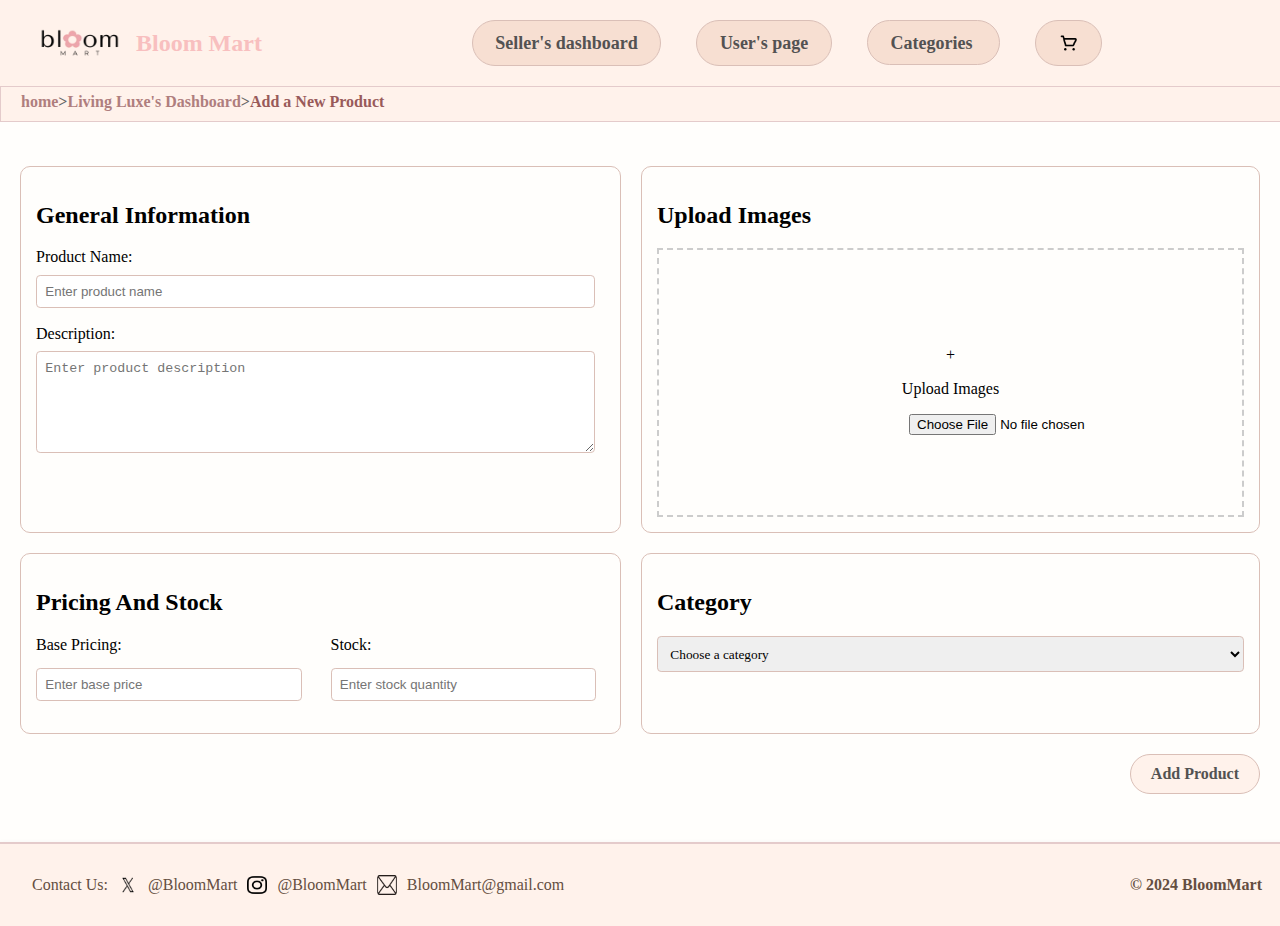
<file: AddNewProduct.html>
<!DOCTYPE html>
<html lang="en">
    <head>
        <meta charset="UTF-8">
        <title>Add a New Product</title>
        <link rel="stylesheet" href="main.css" id="main-theme-stylesheet"> 
        <link rel="stylesheet" href="bluetheme.css" id="blue-theme-stylesheet" disabled>
        <script src="themes.js"></script>
        <script src="AddNewProduct.js"></script>
    </head>

    <header>
        <div class="logo-title">
            <div id="logo">
                <a href="Home.html">
                    <img src="images/Logo.png" alt="Website Logo">
                </a>
            </div>
            <h1>Bloom Mart</h1>
        </div>

        <nav id="navigation-container">
            <div id="navigation"> 
                <a href="SellerDash.html">Seller's dashboard</a>
                <a href="UserPage.html">User's page</a> 
                <div class="dropdown">
                    <label for="categories">Choose a category:</label>
                    <select id="categories" onchange="location = this.value;">
                        <option value="#" disabled selected>Categories</option>
                        <option value="category1.html">Furniture</option>
                        <option value="category2.html">Beauty</option>
                        <option value="category3.html">Electronics</option>
                    </select>
                </div>
                <a href="ViewCart.html">
                    <img src="images/cart.webp" alt="Cart" width="20" height="20">
                </a>
            </div>
        </nav>
    </header>

        <nav class="breadcrumb">
            <a href="Home.html">home</a> &gt; 
            <a href="SellerDash.html">Living Luxe's Dashboard</a> &gt; 
            <span>Add a New Product</span>
        </nav>

        <main id="AddNewProductMain">
            <form method="post">
                <div class="AddProductContainer">
                    <div>
                        <h2 class="h2Product">General Information</h2>
                        <label for="product-name">Product Name:</label>
                        <input type="text" class="generalInfo" name="ProductName" id="product-name" placeholder="Enter product name">

                        <label for="AddProductTextarea">Description:</label>
                        <textarea id="AddProductTextarea" class="generalInfo" placeholder="Enter product description"></textarea>
                    </div>

                    <div>
                        <h2 class="h2Product">Upload Images</h2>
                        <div class="upload-imageProduct">
                            <p>+</p>
                            <p>Upload Images</p>
                            <div class="ProductAddImageFile">
                                <label for="addProductImage" class="hidden">Upload Offer Image:</label>
                                <input type="file" id="addProductImage" name="Offer Image" accept="image/png, image/jpeg, image/jpg">
                            </div>
                        </div>
                    </div>

                    <div class="price-stock">
                        <div>
                            <h2 class="h2Product">Pricing And Stock</h2>
                            <label for="base-pricing">Base Pricing:</label>
                            <input type="text" class="PriceAndStock" id="base-pricing" name="Base Pricing" placeholder="Enter base price">
                        </div>
                        <div>
                            <label for="stockLabel" id="stock">Stock:</label>
                            <input type="text" class="PriceAndStock" id="stockLabel" name="Stock" placeholder="Enter stock quantity">
                        </div>
                    </div>
                    <div>
                      <h2 class="h2Product">Category</h2>
                       <label for="AddProductCategory" class="hidden">Choose a category</label>
                        <select id="AddProductCategory" name="category">
                            <option value="categories" disabled selected>Choose a category</option>
                            <option value="Furniture">Furniture</option>
                            <option value="Beauty">Beauty</option>
                            <option value="Electronics">Electronics</option>
                        </select>
                    </div>
                </div>

                <div class="FormFooter">
                    <button id="AddProductBtn" type="submit" onclick="return CheckAddProductForm();"> Add Product </button>
                </div>
            </form>
        </main>

        <footer>
            <div class="footer-left">
                <p>Contact Us:</p>
                <img src="images/twitter.webp" alt="Twitter Icon"> @BloomMart
                <img src="images/instagram.webp" alt="Instagram Icon"> @BloomMart
                <img src="images/email.png" alt="Email Icon"> BloomMart@gmail.com
            </div>
            <div class="footer-right">
                &copy; 2024 BloomMart
            </div>
        </footer>
    </body>
</html>
</file>
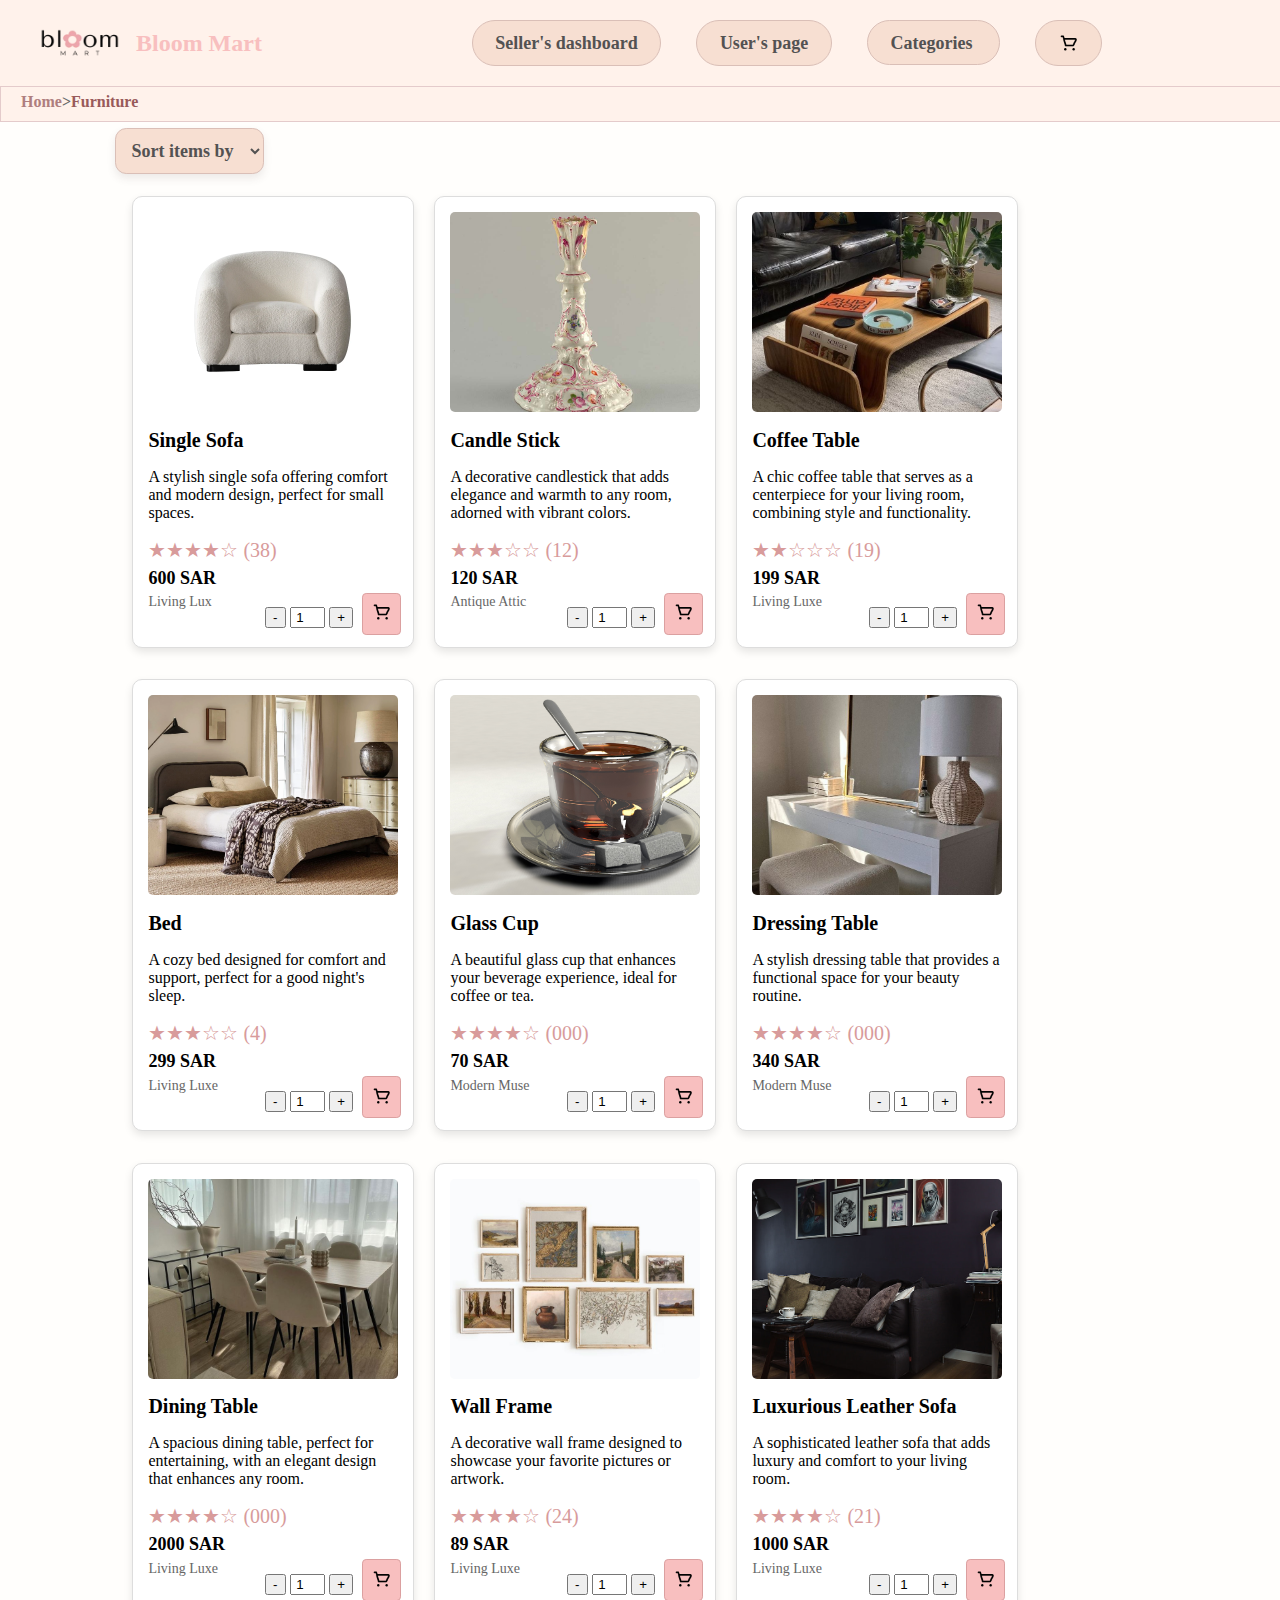
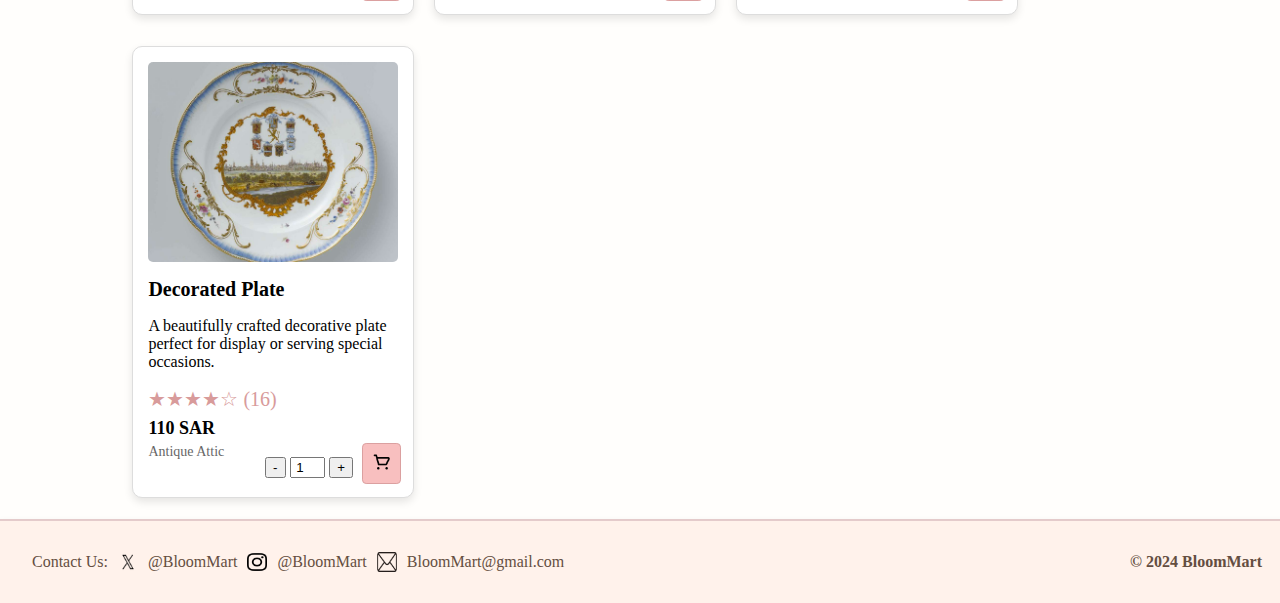
<file: Category1.html>
<!DOCTYPE html>
<html lang="en">
    <head>
        <meta charset="UTF-8">
        <title>Furniture</title>
        <link rel="stylesheet" href="main.css" id="main-theme-stylesheet"> 
        <link rel="stylesheet" href="bluetheme.css" id="blue-theme-stylesheet" disabled>
        <script src="themes.js"></script>
        <script src="categoryjs.js"></script>
        <script src="ViewCart.js"></script>
        <script src="add.js"></script>
    </head>
    <body>
        <header>
            <div class="logo-title">
                <div id="logo">
                    <a href="Home.html">
                        <img src="images/Logo.png" alt="Website Logo">
                    </a>
                </div>
                <h1>Bloom Mart</h1>
            </div>
            <nav id="navigation-container">
                <div id="navigation"> 
                    <a href="SellerDash.html">Seller's dashboard</a>
                    <a href="UserPage.html">User's page</a> 
                    <div class="dropdown">
                        <label for="categories">Choose a category:</label>
                        <select id="categories" onchange="location = this.value;">
                            <option value="#" disabled selected>Categories</option>
                            <option value="category1.html">Furniture</option>
                            <option value="category2.html">Beauty</option>
                            <option value="category3.html">Electronics</option>
                        </select>
                    </div>
                    <a href="ViewCart.html" id="viewCartButton">
                        <img src="images/cart.webp" alt="Cart" width="20" height="20">
                    </a>
                </div>
            </nav>
        </header>

        <nav class="breadcrumb">
            <a href="Home.html">Home</a> &gt; 
            <span>Furniture</span>
        </nav>

        <main class="CategoriesMain">
            <div class="sort-container">
                <label for="sortNamePrice">Sort items by:</label>
                <select id="sortNamePrice" onchange="sortProducts()">
                    <option disabled selected>Sort items by</option>
                    <optgroup label="Price:">
                        <option value="price-asc">low to high</option>
                        <option value="price-desc">high to low</option>
                    </optgroup>
                    <optgroup label="Name:">
                        <option value="name-asc">A-Z</option>
                        <option value="name-desc">Z-A</option>
                    </optgroup>
                </select>
    
            </div>

        
            <div class="products-container">
            <ul class="ulCategory"> 
                    <li>
                        <div class="product-card">
                            <div class="product-info">
                                <img src="images/singleSofa.jpg" alt="Single Sofa" class="product-image">
                                <h2 class="product-title">Single Sofa</h2>
                                <p>A stylish single sofa offering comfort and modern design, perfect for small spaces.</p>
                                <div class="product-rating">★★★★☆ (38)</div>
                                <div class="product-price">600 SAR</div>
                                <div class="product-seller">Living Lux</div>
                            </div>
                            <div class="CartQuantity11">
                                <button type="button" class="decrease11">-</button>
                                <input type="number" class="quantity11" value="1" min="1">
                                <button type="button" class="increase11">+</button>
                            </div>
                            <button class="add-to-cart">
                                <img src="images/cart.webp" alt="Cart Icon" width="20" height="20">
                            </button>
                        </div>
                    </li>
        
                    <li>
                        <div class="product-card">
                            <div class="product-info">
                                <img src="images/candlestick-18th-century-ch-18640197-ebf3f2-1024.jpg" alt="Candle Stick" class="product-image">
                                <h2 class="product-title">Candle Stick</h2>
                                <p>A decorative candlestick that adds elegance and warmth to any room, adorned with vibrant colors.</p>
                                <div class="product-rating">★★★☆☆ (12)</div>
                                <div class="product-price">120 SAR</div>
                                <div class="product-seller">Antique Attic</div>
                            </div>
                            <div class="CartQuantity11">
                                <button type="button" class="decrease11">-</button>
                                <input type="number" class="quantity11" value="1" min="1">
                                <button type="button" class="increase11">+</button>
                            </div>
                            <button class="add-to-cart">
                                <img src="images/cart.webp" alt="Cart Icon" width="20" height="20">
                            </button>
                        </div>
                    </li>
        
                    <li>
                        <div class="product-card">
                            <div class="product-info">
                                <img src="images/coffeeTable.jpg" alt="Coffee Table" class="product-image">
                                <h2 class="product-title">Coffee Table</h2>
                                <p>A chic coffee table that serves as a centerpiece for your living room, combining style and functionality.</p>
                                <div class="product-rating">★★☆☆☆ (19)</div>
                                <div class="product-price">199 SAR</div>
                                <div class="product-seller">Living Luxe</div>
                            </div>
                            <div class="CartQuantity11">
                                <button type="button" class="decrease11">-</button>
                                <input type="number" class="quantity11" value="1" min="1">
                                <button type="button" class="increase11">+</button>
                            </div>
                            <button class="add-to-cart">
                                <img src="images/cart.webp" alt="Cart Icon" width="20" height="20">
                            </button>
                        </div>
                    </li>
        
                    <li>
                        <div class="product-card">
                            <div class="product-info">
                                <img src="images/bed.jpeg" alt="Bed" class="product-image">
                                <h2 class="product-title">Bed</h2>
                                <p>A cozy bed designed for comfort and support, perfect for a good night's sleep.</p>
                                <div class="product-rating">★★★☆☆ (4)</div>
                                <div class="product-price">299 SAR</div>
                                <div class="product-seller">Living Luxe</div>
                            </div>
                            <div class="CartQuantity11">
                                <button type="button" class="decrease11">-</button>
                                <input type="number" class="quantity11" value="1" min="1">
                                <button type="button" class="increase11">+</button>
                            </div>
                            <button class="add-to-cart">
                                <img src="images/cart.webp" alt="Cart Icon" width="20" height="20">
                            </button>
                        </div>
                    </li>
        
                    <li>
                        <div class="product-card">
                            <div class="product-info">
                                <img src="images/cup_tee_teacup_glass_0.jpg" alt="Glass Cup" class="product-image">
                                <h2 class="product-title">Glass Cup</h2>
                                <p>A beautiful glass cup that enhances your beverage experience, ideal for coffee or tea.</p>
                                <div class="product-rating">★★★★☆ (000)</div>
                                <div class="product-price">70 SAR</div>
                                <div class="product-seller">Modern Muse</div>
                            </div>
                            <div class="CartQuantity11">
                                <button type="button" class="decrease11">-</button>
                                <input type="number" class="quantity11" value="1" min="1">
                                <button type="button" class="increase11">+</button>
                            </div>
                            <button class="add-to-cart">
                                <img src="images/cart.webp" alt="Cart Icon" width="20" height="20">
                            </button>
                        </div>
                    </li>
        
                    <li>
                        <div class="product-card">
                            <div class="product-info">
                                <img src="images/dressingTable.jpg" alt="Dressing Table" class="product-image">
                                <h2 class="product-title">Dressing Table</h2>
                                <p>A stylish dressing table that provides a functional space for your beauty routine.</p>
                                <div class="product-rating">★★★★☆ (000)</div>
                                <div class="product-price">340 SAR</div>
                                <div class="product-seller">Modern Muse</div>
                            </div>
                            <div class="CartQuantity11">
                                <button type="button" class="decrease11">-</button>
                                <input type="number" class="quantity11" value="1" min="1">
                                <button type="button" class="increase11">+</button>
                            </div>
                            <button class="add-to-cart">
                                <img src="images/cart.webp" alt="Cart Icon" width="20" height="20">
                            </button>
                        </div>
                    </li>
        
                    <li>
                        <div class="product-card">
                            <div class="product-info">
                                <img src="images/FoodTable.jpg" alt="Dining Table" class="product-image">
                                <h2 class="product-title">Dining Table</h2>
                                <p>A spacious dining table, perfect for entertaining, with an elegant design that enhances any room.</p>
                                <div class="product-rating">★★★★☆ (000)</div>
                                <div class="product-price">2000 SAR</div>
                                <div class="product-seller">Living Luxe</div>
                            </div>
                            <div class="CartQuantity11">
                                <button type="button" class="decrease11">-</button>
                                <input type="number" class="quantity11" value="1" min="1">
                                <button type="button" class="increase11">+</button>
                            </div>
                            <button class="add-to-cart">
                                <img src="images/cart.webp" alt="Cart Icon" width="20" height="20">
                            </button>
                        </div>
                    </li>
        
                    <li>
                        <div class="product-card">
                            <div class="product-info">
                                <img src="images/frameswall.jpg" alt="Wall Frame" class="product-image">
                                <h2 class="product-title">Wall Frame</h2>
                                <p>A decorative wall frame designed to showcase your favorite pictures or artwork.</p>
                                <div class="product-rating">★★★★☆ (24)</div>
                                <div class="product-price">89 SAR</div>
                                <div class="product-seller">Living Luxe</div>
                                <div class="CartQuantity11">
                                    <button type="button" class="decrease11">-</button>
                                    <input type="number" class="quantity11" value="1" min="1">
                                    <button type="button" class="increase11">+</button>
                                </div>
                            </div>
                            <button class="add-to-cart">
                                <img src="images/cart.webp" alt="Cart Icon" width="20" height="20">
                            </button>
                        </div>
                    </li>
        
                    <li>
                        <div class="product-card">
                            <div class="product-info">
                                <img src="images/interior-interior-design-furniture-room-preview.jpg" alt="Luxurious Leather Sofa" class="product-image">
                                <h2 class="product-title">Luxurious Leather Sofa</h2>
                                <p>A sophisticated leather sofa that adds luxury and comfort to your living room.</p>
                                <div class="product-rating">★★★★☆ (21)</div>
                                <div class="product-price">1000 SAR</div>
                                <div class="product-seller">Living Luxe</div>
                            </div>
                            <div class="CartQuantity11">
                                <button type="button" class="decrease11">-</button>
                                <input type="number" class="quantity11" value="1" min="1">
                                <button type="button" class="increase11">+</button>
                            </div>
                            <button class="add-to-cart">
                                <img src="images/cart.webp" alt="Cart Icon" width="20" height="20">
                            </button>
                        </div>
                    </li>
        
                    <li>
                        <div class="product-card">
                            <div class="product-info">
                                <img src="images/seven-plates-from-the-service-of-stadtholder-william-v-25bd6b-1024.jpg" alt="Product Image" class="product-image">
                                <h2 class="product-title">Decorated Plate</h2>
                                <p>A beautifully crafted decorative plate perfect for display or serving special occasions.</p>
                                <div class="product-rating">★★★★☆ (16)</div>
                                <div class="product-price">110 SAR</div>
                                <div class="product-seller">Antique Attic</div>
                            </div>
                            <div class="CartQuantity11">
                                <button type="button" class="decrease11">-</button>
                                <input type="number" class="quantity11" value="1" min="1">
                                <button type="button" class="increase11">+</button>
                            </div>
                            <button class="add-to-cart">
                                <img src="images/cart.webp" alt="Cart Icon" width="20" height="20">
                            </button>
                        </div>
                    </li>
            </ul>  
            </div>          
        </main>
        
        
        <footer>
            <div class="footer-left">
                <p>Contact Us:</p>
                <img src="images/twitter.webp" alt="Twitter Icon"> @BloomMart
                <img src="images/instagram.webp" alt="Instagram Icon"> @BloomMart
                <img src="images/email.png" alt="Email Icon"> BloomMart@gmail.com
            </div>
            <div class="footer-right">
                &copy; 2024 BloomMart
            </div>
        </footer>
    </body>
</html>
</file>
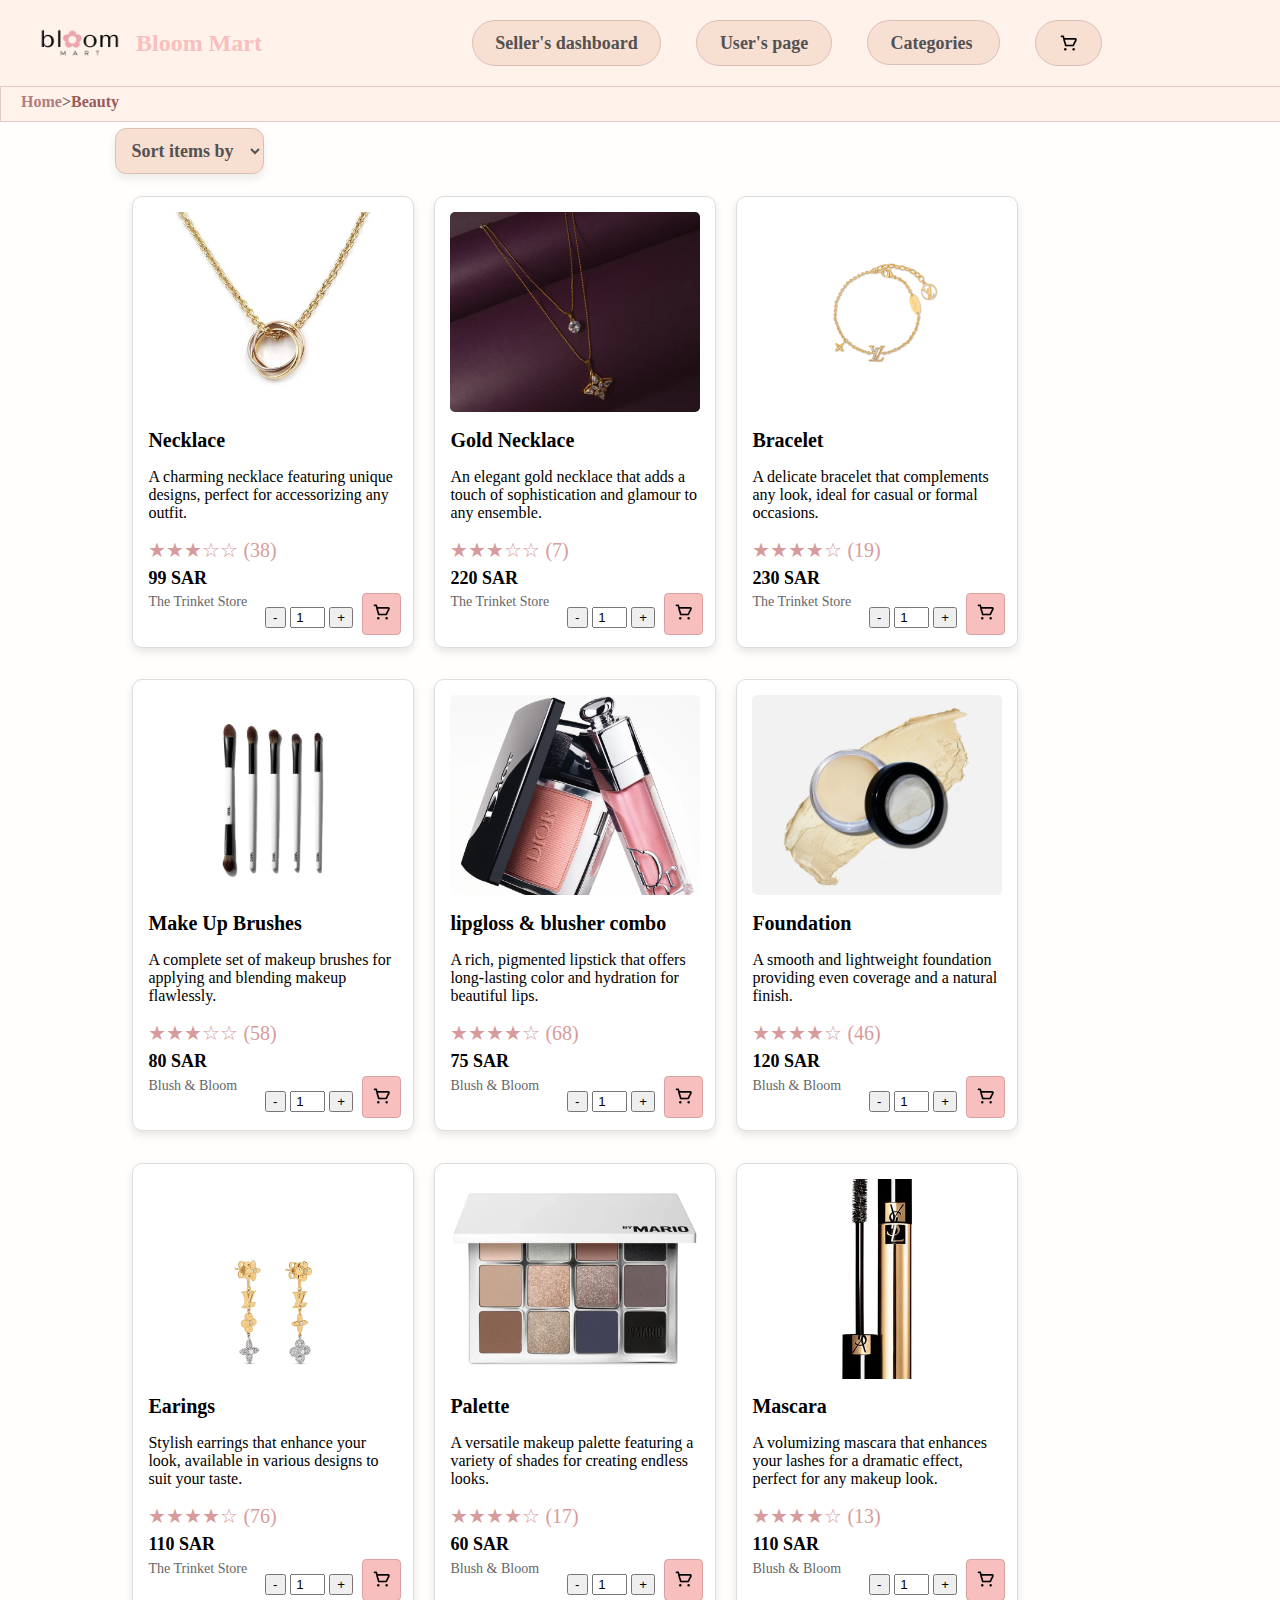
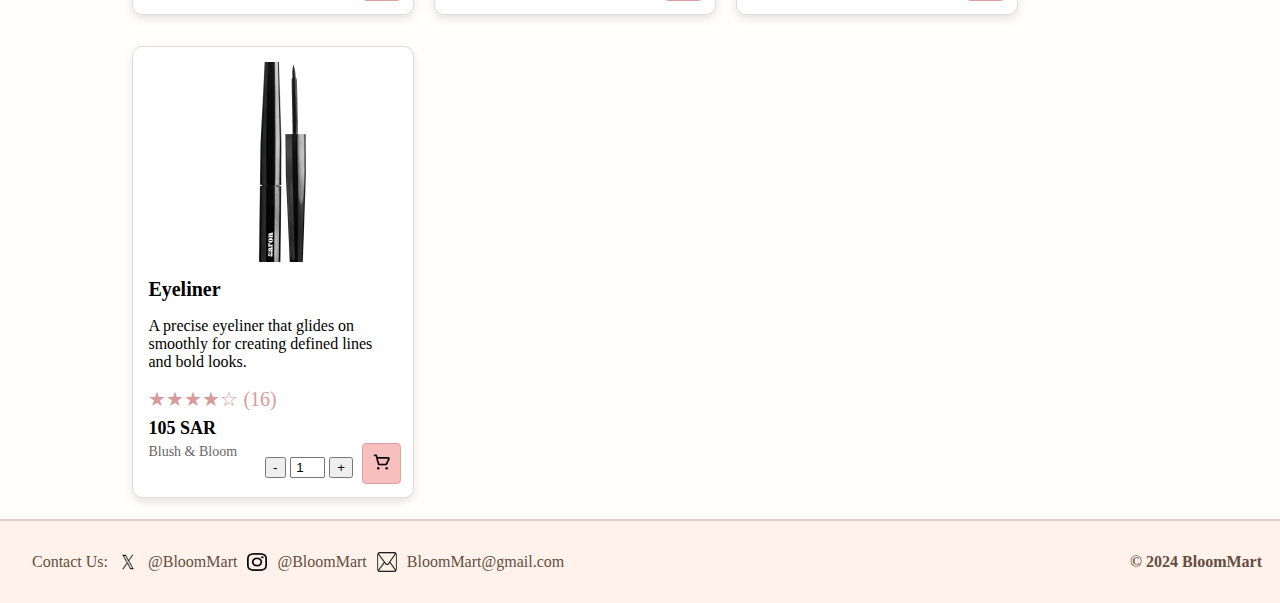
<file: Category2.html>
<!DOCTYPE html>
<html lang="en">
    <head>
        <meta charset="UTF-8">
        <title>Beauty</title>
        <link rel="stylesheet" href="main.css" id="main-theme-stylesheet"> 
        <link rel="stylesheet" href="bluetheme.css" id="blue-theme-stylesheet" disabled>
        <script src="themes.js"></script>
        <script src="categoryjs.js"></script>
        <script src="ViewCart.js"></script>
        <script src="add.js"></script>
    </head>
    <body>
        <header>
            <div class="logo-title">
                <div id="logo">
                    <a href="Home.html">
                        <img src="images/Logo.png" alt="Website Logo">
                    </a>
                </div>
                <h1>Bloom Mart</h1>
            </div>
            <nav id="navigation-container">
                <div id="navigation"> 
                    <a href="SellerDash.html">Seller's dashboard</a>
                    <a href="UserPage.html">User's page</a> 
                    <div class="dropdown">
                        <label for="categories">Choose a category:</label>
                        <select id="categories" onchange="location = this.value;">
                            <option value="#" disabled selected>Categories</option>
                            <option value="category1.html">Furniture</option>
                            <option value="category2.html">Beauty</option>
                            <option value="category3.html">Electronics</option>
                        </select>
                    </div>
                    <a href="ViewCart.html">
                        <img src="images/cart.webp" alt="Cart" width="20" height="20">
                    </a>
                </div>
            </nav>
        </header>

        <nav class="breadcrumb">
            <a href="Home.html">Home</a> &gt; 
            <span>Beauty</span>
        </nav>

        
        <main class="CategoriesMain">
            <div class="sort-container">
                <label for="sortNamePrice">Sort items by:</label>
                <select id="sortNamePrice" onchange="sortProducts()">
                    <option disabled selected>Sort items by</option>
                    <optgroup label="Price:">
                        <option value="price-asc">low to high</option>
                        <option value="price-desc">high to low</option>
                    </optgroup>
                    <optgroup label="Name:">
                        <option value="name-asc">A-Z</option>
                        <option value="name-desc">Z-A</option>
                    </optgroup>
                </select>
            </div>

            
                <div class="products-container">
                    <ul class="ulCategory">
                    <li>
                            <div class="product-card">
                                <div class="product-info">
                                    <img src="images/necklace.jpg" alt="necklace" class="product-image">
                                    <h2 class="product-title">Necklace</h2>
                                    <p>A charming necklace featuring unique designs, perfect for accessorizing any outfit.</p>
                                    <div class="product-rating">★★★☆☆ (38)</div>
                                    <div class="product-price">99 SAR</div>
                                    <div class="product-seller">The Trinket Store</div>
                                </div>
                                <div class="CartQuantity11">
                                    <button type="button" class="decrease11">-</button>
                                    <input type="number" class="quantity11" value="1" min="1">
                                    <button type="button" class="increase11">+</button>
                                </div>
                                <button class="add-to-cart">
                                    <img src="images/cart.webp" alt="Cart Icon" width="20" height="20">
                                </button>
                            </div>
                        </li>
            
                        <li>
                            <div class="product-card">
                                <div class="product-info">
                                    <img src="images/goldNecklace.webp" alt="goldNecklace" class="product-image">
                                    <h2 class="product-title">Gold Necklace</h2>
                                    <p>An elegant gold necklace that adds a touch of sophistication and glamour to any ensemble.</p>
                                    <div class="product-rating">★★★☆☆ (7)</div>
                                    <div class="product-price">220 SAR</div>
                                    <div class="product-seller">The Trinket Store</div>
                                </div>
                                <div class="CartQuantity11">
                                    <button type="button" class="decrease11">-</button>
                                    <input type="number" class="quantity11" value="1" min="1">
                                    <button type="button" class="increase11">+</button>
                                </div>
                                <button class="add-to-cart">
                                    <img src="images/cart.webp" alt="Cart Icon" width="20" height="20">
                                </button>
                            </div>
                        </li>
            
                        <li>
                            <div class="product-card">
                                <div class="product-info">
                                    <img src="images/bracelet.webp" alt="bracelet" class="product-image">
                                    <h2 class="product-title">Bracelet</h2>
                                    <p>A delicate bracelet that complements any look, ideal for casual or formal occasions.</p>
                                    <div class="product-rating">★★★★☆ (19)</div>
                                    <div class="product-price">230 SAR</div>
                                    <div class="product-seller">The Trinket Store</div>
                                </div>
                                <div class="CartQuantity11">
                                    <button type="button" class="decrease11">-</button>
                                    <input type="number" class="quantity11" value="1" min="1">
                                    <button type="button" class="increase11">+</button>
                                </div>
                                <button class="add-to-cart">
                                    <img src="images/cart.webp" alt="Cart Icon" width="20" height="20">
                                </button>
                            </div>
                        </li>
            
                        <li>
                            <div class="product-card">
                                <div class="product-info">
                                    <img src="images/brushes.webp" alt="MakeUp Brushes" class="product-image">
                                    <h2 class="product-title">Make Up Brushes</h2>
                                    <p>A complete set of makeup brushes for applying and blending makeup flawlessly.</p>
                                    <div class="product-rating">★★★☆☆ (58)</div>
                                    <div class="product-price">80 SAR</div>
                                    <div class="product-seller">Blush & Bloom</div>
                                </div>
                                <div class="CartQuantity11">
                                    <button type="button" class="decrease11">-</button>
                                    <input type="number" class="quantity11" value="1" min="1">
                                    <button type="button" class="increase11">+</button>
                                </div>
                                <button class="add-to-cart">
                                    <img src="images/cart.webp" alt="Cart Icon" width="20" height="20">
                                </button>
                            </div>
                        </li>
            
                        <li>
                            <div class="product-card">
                                <div class="product-info">
                                    <img src="images/lipgloss.webp" alt="lipgloss and blusher" class="product-image">
                                    <h2 class="product-title">lipgloss & blusher combo</h2>
                                    <p>A rich, pigmented lipstick that offers long-lasting color and hydration for beautiful lips.</p>
                                    <div class="product-rating">★★★★☆ (68)</div>
                                    <div class="product-price">75 SAR</div>
                                    <div class="product-seller">Blush & Bloom</div>
                                </div>
                                <div class="CartQuantity11">
                                    <button type="button" class="decrease11">-</button>
                                    <input type="number" class="quantity11" value="1" min="1">
                                    <button type="button" class="increase11">+</button>
                                </div>
                                <button class="add-to-cart">
                                    <img src="images/cart.webp" alt="Cart Icon" width="20" height="20">
                                </button>
                            </div>
                        </li>
            
                        <li>
                            <div class="product-card">
                                <div class="product-info">
                                    <img src="images/foundation.webp" alt="Foundation" class="product-image">
                                    <h2 class="product-title">Foundation</h2>
                                    <p>A smooth and lightweight foundation providing even coverage and a natural finish.</p>
                                    <div class="product-rating">★★★★☆ (46)</div>
                                    <div class="product-price">120 SAR</div>
                                    <div class="product-seller">Blush & Bloom</div>
                                </div>
                                <div class="CartQuantity11">
                                    <button type="button" class="decrease11">-</button>
                                    <input type="number" class="quantity11" value="1" min="1">
                                    <button type="button" class="increase11">+</button>
                                </div>
                                <button class="add-to-cart">
                                    <img src="images/cart.webp" alt="Cart Icon" width="20" height="20">
                                </button>
                            </div>
                        </li>
            
                        <li>
                            <div class="product-card">
                                <div class="product-info">
                                    <img src="images/earings.jpg" alt="Earings" class="product-image">
                                    <h2 class="product-title">Earings</h2>
                                    <p>Stylish earrings that enhance your look, available in various designs to suit your taste.</p>
                                    <div class="product-rating">★★★★☆ (76)</div>
                                    <div class="product-price">110 SAR</div>
                                    <div class="product-seller">The Trinket Store</div>
                                </div>
                                <div class="CartQuantity11">
                                    <button type="button" class="decrease11">-</button>
                                    <input type="number" class="quantity11" value="1" min="1">
                                    <button type="button" class="increase11">+</button>
                                </div>
                                <button class="add-to-cart">
                                    <img src="images/cart.webp" alt="Cart Icon" width="20" height="20">
                                </button>
                            </div>
                        </li>
            
                        <li>
                            <div class="product-card">
                                <div class="product-info">
                                    <img src="images/palet.webp" alt="Palette" class="product-image">
                                    <h2 class="product-title">Palette</h2>
                                    <p>A versatile makeup palette featuring a variety of shades for creating endless looks.</p>
                                    <div class="product-rating">★★★★☆ (17)</div>
                                    <div class="product-price">60 SAR</div>
                                    <div class="product-seller">Blush & Bloom</div>
                                </div>
                                <div class="CartQuantity11">
                                    <button type="button" class="decrease11">-</button>
                                    <input type="number" class="quantity11" value="1" min="1">
                                    <button type="button" class="increase11">+</button>
                                </div>
                                <button class="add-to-cart">
                                    <img src="images/cart.webp" alt="Cart Icon" width="20" height="20">
                                </button>
                            </div>
                        </li>
            
                        <li>
                            <div class="product-card">
                                <div class="product-info">
                                    <img src="images/mascara.webp" alt="Mascara" class="product-image">
                                    <h2 class="product-title">Mascara</h2>
                                    <p>A volumizing mascara that enhances your lashes for a dramatic effect, perfect for any makeup look.</p>
                                    <div class="product-rating">★★★★☆ (13)</div>
                                    <div class="product-price">110 SAR</div>
                                    <div class="product-seller">Blush & Bloom</div>
                                </div>
                                <div class="CartQuantity11">
                                    <button type="button" class="decrease11">-</button>
                                    <input type="number" class="quantity11" value="1" min="1">
                                    <button type="button" class="increase11">+</button>
                                </div>
                                <button class="add-to-cart">
                                    <img src="images/cart.webp" alt="Cart Icon" width="20" height="20">
                                </button>
                            </div>
                        </li>
            
                        <li>
                            <div class="product-card">
                                <div class="product-info">
                                    <img src="images/eyeliner.jpg" alt="eyeliner" class="product-image">
                                    <h2 class="product-title">Eyeliner</h2>
                                    <p>A precise eyeliner that glides on smoothly for creating defined lines and bold looks.</p>
                                    <div class="product-rating">★★★★☆ (16)</div>
                                    <div class="product-price">105 SAR</div>
                                    <div class="product-seller">Blush & Bloom</div>
                                </div>
                                <div class="CartQuantity11">
                                    <button type="button" class="decrease11">-</button>
                                    <input type="number" class="quantity11" value="1" min="1">
                                    <button type="button" class="increase11">+</button>
                                </div>
                                <button class="add-to-cart">
                                    <img src="images/cart.webp" alt="Cart Icon" width="20" height="20">
                                </button>
                            </div>
                        </li> 
                    </ul>
                </div>
        </main>
        
        
        <footer>
            <div class="footer-left">
                <p>Contact Us:</p>
                <img src="images/twitter.webp" alt="Twitter Icon"> @BloomMart
                <img src="images/instagram.webp" alt="Instagram Icon"> @BloomMart
                <img src="images/email.png" alt="Email Icon"> BloomMart@gmail.com
            </div>
            <div class="footer-right">
                &copy; 2024 BloomMart
            </div>
        </footer>
    </body>
</html>
</file>
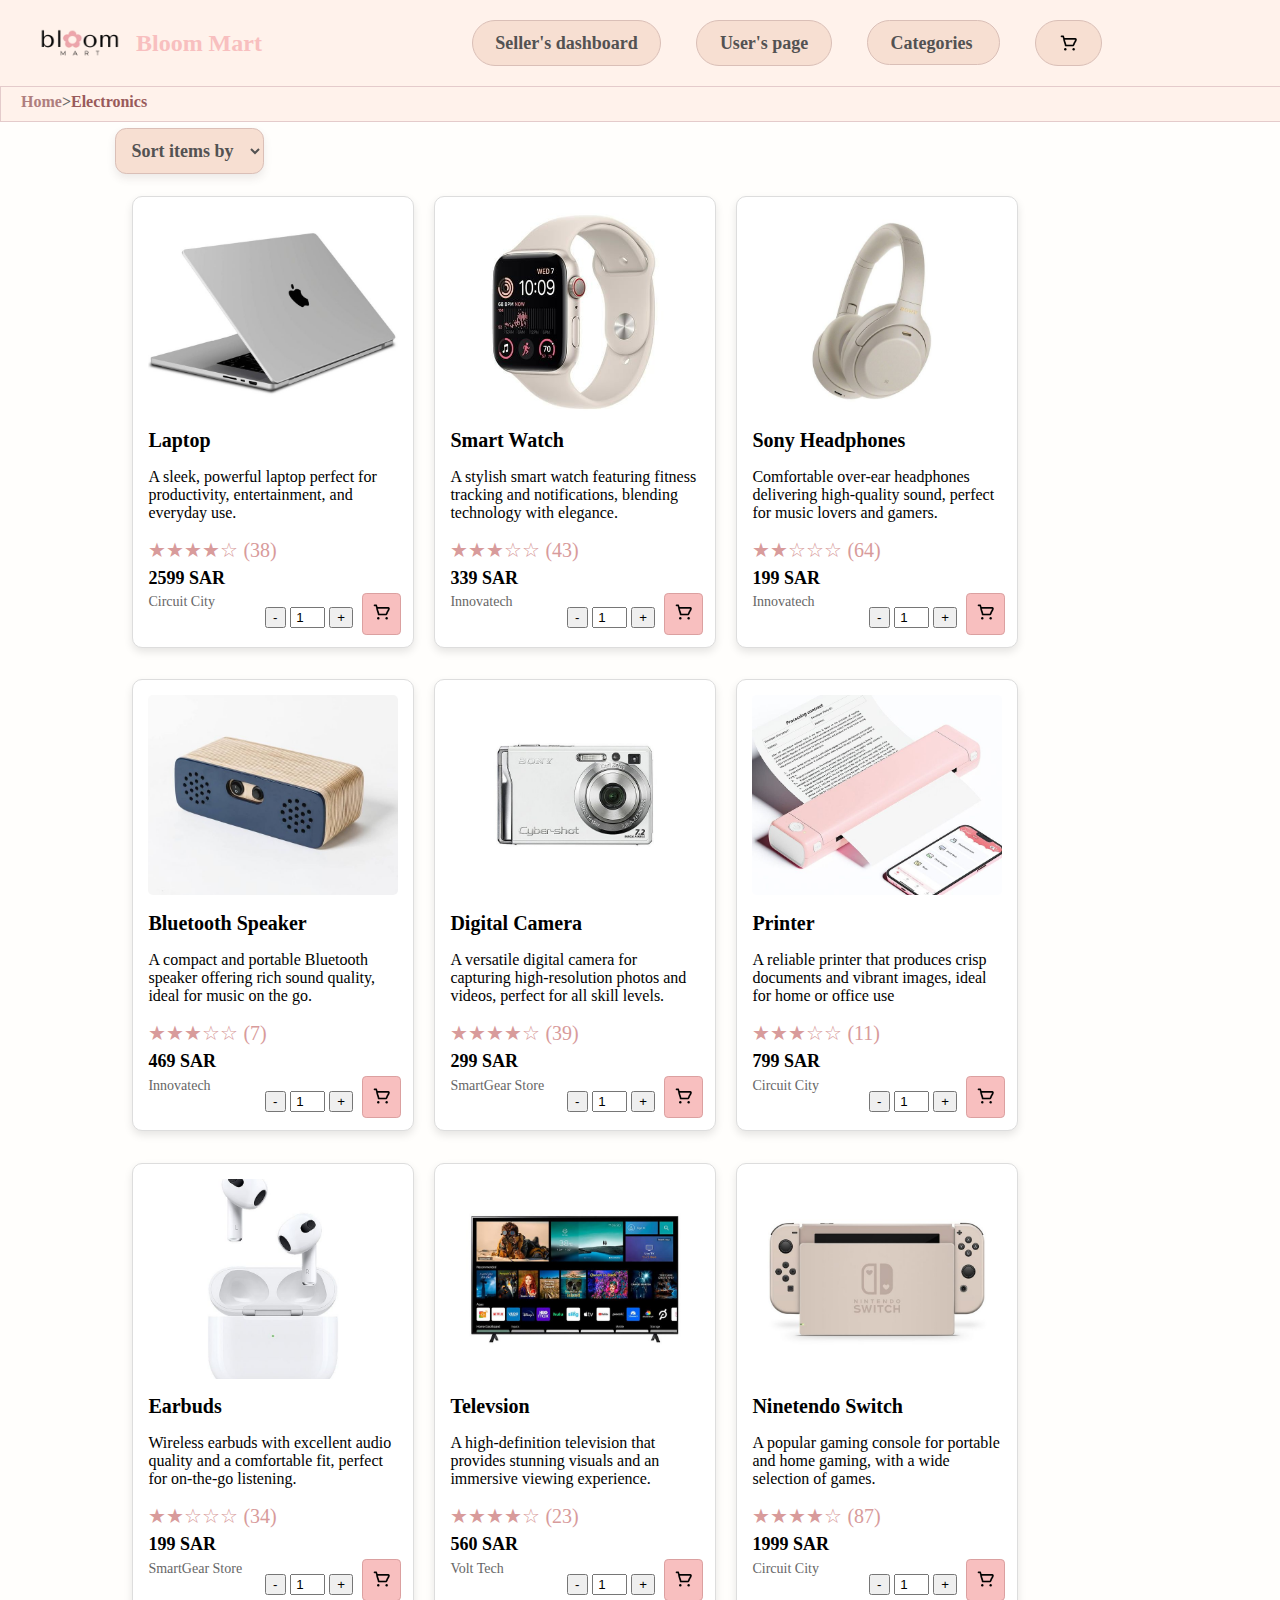
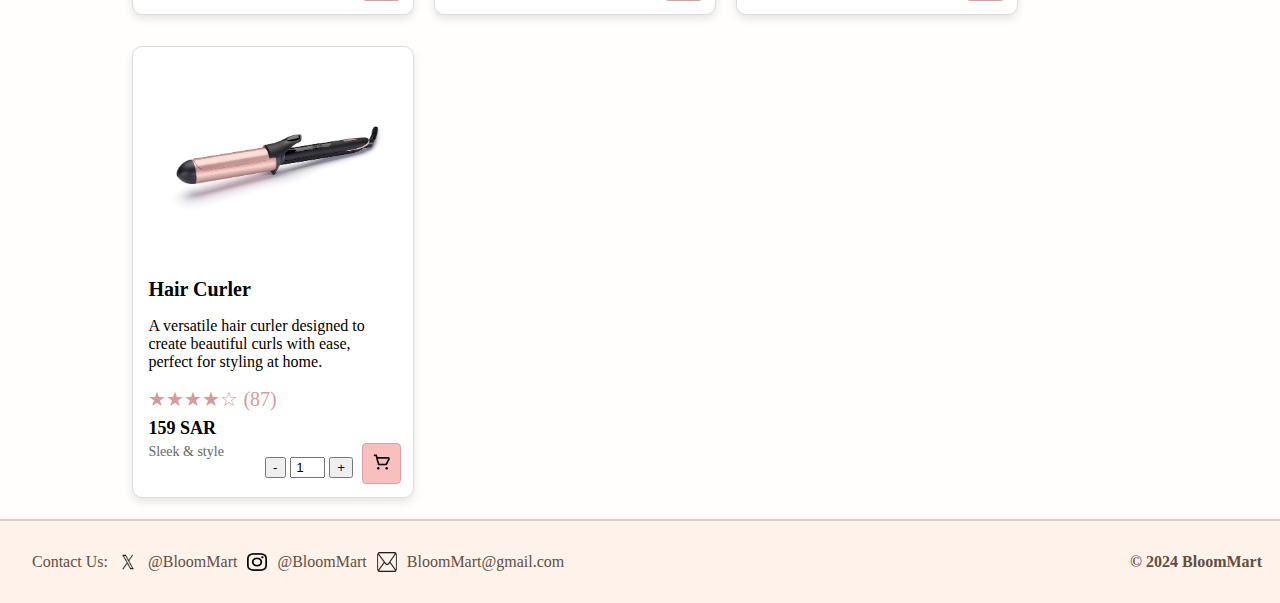
<file: Category3.html>
<!DOCTYPE html>
<html lang="en">
    <head>
        <meta charset="UTF-8">
        <title>Electronics</title>
        <link rel="stylesheet" href="main.css" id="main-theme-stylesheet"> 
        <link rel="stylesheet" href="bluetheme.css" id="blue-theme-stylesheet" disabled>
        <script src="themes.js"></script>
        <script src="categoryjs.js"></script>
        <script src="ViewCart.js"></script>
        <script src="add.js"></script>
    </head>
    <body>
        <header>
            <div class="logo-title">
                <div id="logo">
                    <a href="Home.html">
                        <img src="images/Logo.png" alt="Website Logo">
                    </a>
                </div>
                <h1>Bloom Mart</h1>
            </div>
            <nav id="navigation-container">
                <div id="navigation"> 
                    <a href="SellerDash.html">Seller's dashboard</a>
                    <a href="UserPage.html">User's page</a> 
                    <div class="dropdown">
                        <label for="categories">Choose a category:</label>
                        <select id="categories" onchange="location = this.value;">
                            <option value="#" disabled selected>Categories</option>
                            <option value="category1.html">Furniture</option>
                            <option value="category2.html">Beauty</option>
                            <option value="category3.html">Electronics</option>
                        </select>
                    </div>
                    <a href="ViewCart.html">
                        <img src="images/cart.webp" alt="Cart" width="20" height="20">
                    </a>
                </div>
            </nav>
        </header>

        <nav class="breadcrumb">
            <a href="Home.html">Home</a> &gt; 
            <span>Electronics</span>
        </nav>

        
        <main class="CategoriesMain">
            <div class="sort-container">
                <label for="sortNamePrice">Sort items by:</label>
                <select id="sortNamePrice" onchange="sortProducts()">
                    <option disabled selected>Sort items by</option>
                    <optgroup label="Price:">
                        <option value="price-asc">low to high</option>
                        <option value="price-desc">high to low</option>
                    </optgroup>
                    <optgroup label="Name:">
                        <option value="name-asc">A-Z</option>
                        <option value="name-desc">Z-A</option>
                    </optgroup>
                </select>
            </div>
        
                <div class="products-container">
                    <ul class="ulCategory">
                    <li>
                        <div class="product-card">
                            <div class="product-info">
                                <img src="images/Laptop.webp" alt="Laptop" class="product-image">
                                <h2 class="product-title">Laptop</h2>
                                <p>A sleek, powerful laptop perfect for productivity, entertainment, and everyday use.</p>
                                <div class="product-rating">★★★★☆ (38)</div>
                                <div class="product-price">2599 SAR</div>
                                <div class="product-seller">Circuit City</div>
                            </div>
                            <div class="CartQuantity11">
                                <button type="button" class="decrease11">-</button>
                                <input type="number" class="quantity11" value="1" min="1">
                                <button type="button" class="increase11">+</button>
                            </div>
                            <button class="add-to-cart">
                                <img src="images/cart.webp" alt="Cart Icon" width="20" height="20">
                            </button>
                        </div>
                    </li>
        
                    <li>
                        <div class="product-card">
                            <div class="product-info">
                                <img src="images/SmartWatch.jpeg" alt="SmartWatch" class="product-image">
                                <h2 class="product-title">Smart Watch</h2>
                                <p>A stylish smart watch featuring fitness tracking and notifications, blending technology with elegance.</p>
                                <div class="product-rating">★★★☆☆ (43)</div>
                                <div class="product-price">339 SAR</div>
                                <div class="product-seller">Innovatech</div>
                            </div> 
                            <div class="CartQuantity11">
                                <button type="button" class="decrease11">-</button>
                                <input type="number" class="quantity11" value="1" min="1">
                                <button type="button" class="increase11">+</button>
                            </div>
                           
                            <button class="add-to-cart">
                                <img src="images/cart.webp" alt="Cart Icon" width="20" height="20">
                            </button>
                        </div>
                    </li>
        
                    <li>
                        <div class="product-card">
                            <div class="product-info">
                                <img src="images/SonyHeadphones.jpeg" alt="SonyHeadphones" class="product-image">
                                <h2 class="product-title">Sony Headphones</h2>
                                <p>Comfortable over-ear headphones delivering high-quality sound, perfect for music lovers and gamers.</p>
                                <div class="product-rating">★★☆☆☆ (64)</div>
                                <div class="product-price">199 SAR</div>
                                <div class="product-seller">Innovatech</div>
                            </div>
                            <div class="CartQuantity11">
                                <button type="button" class="decrease11">-</button>
                                <input type="number" class="quantity11" value="1" min="1">
                                <button type="button" class="increase11">+</button>
                            </div>
                            <button class="add-to-cart">
                                <img src="images/cart.webp" alt="Cart Icon" width="20" height="20">
                            </button>
                        </div>
                    </li>
        
                    <li>
                        <div class="product-card">
                            <div class="product-info">
                                <img src="images/BluetoothSpeaker.jpeg" alt="Bluetooth Speaker" class="product-image">
                                <h2 class="product-title">Bluetooth Speaker</h2>
                                <p>A compact and portable Bluetooth speaker offering rich sound quality, ideal for music on the go.</p>
                                <div class="product-rating">★★★☆☆ (7)</div>
                                <div class="product-price">469 SAR</div>
                                <div class="product-seller">Innovatech</div>
                            </div>
                            <div class="CartQuantity11">
                                <button type="button" class="decrease11">-</button>
                                <input type="number" class="quantity11" value="1" min="1">
                                <button type="button" class="increase11">+</button>
                            </div>
                            <button class="add-to-cart">
                                <img src="images/cart.webp" alt="Cart Icon" width="20" height="20">
                            </button>
                        </div>
                    </li>
        
                    <li>
                        <div class="product-card">
                            <div class="product-info">
                                <img src="images/camera_old_camera_flash.jpg" alt="Digital Camera" class="product-image">
                                <h2 class="product-title">Digital Camera</h2>
                                <p>A versatile digital camera for capturing high-resolution photos and videos, perfect for all skill levels.</p>
                                <div class="product-rating">★★★★☆ (39)</div>
                                <div class="product-price">299 SAR</div>
                                <div class="product-seller">SmartGear Store</div>
                            </div>
                            <div class="CartQuantity11">
                                <button type="button" class="decrease11">-</button>
                                <input type="number" class="quantity11" value="1" min="1">
                                <button type="button" class="increase11">+</button>
                            </div>
                            <button class="add-to-cart">
                                <img src="images/cart.webp" alt="Cart Icon" width="20" height="20">
                            </button>
                        </div>
                    </li>
        
                    <li>
                        <div class="product-card">
                            <div class="product-info">
                                <img src="images/printer.jpg" alt="Printer" class="product-image">
                                <h2 class="product-title">Printer</h2>
                                <p>A reliable printer that produces crisp documents and vibrant images, ideal for home or office use</p>
                                <div class="product-rating">★★★☆☆ (11)</div>
                                <div class="product-price">799 SAR</div>
                                <div class="product-seller">Circuit City</div>
                            </div>
                            <div class="CartQuantity11">
                                <button type="button" class="decrease11">-</button>
                                <input type="number" class="quantity11" value="1" min="1">
                                <button type="button" class="increase11">+</button>
                            </div>
                            <button class="add-to-cart">
                                <img src="images/cart.webp" alt="Cart Icon" width="20" height="20">
                            </button>
                        </div>
                    </li>
        
                    <li>
                        <div class="product-card">
                            <div class="product-info">
                                <img src="images/earbuds.webp" alt="Earbuds" class="product-image">
                                <h2 class="product-title">Earbuds</h2>
                                <p>Wireless earbuds with excellent audio quality and a comfortable fit, perfect for on-the-go listening.</p>
                                <div class="product-rating">★★☆☆☆ (34)</div>
                                <div class="product-price">199 SAR</div>
                                <div class="product-seller">SmartGear Store</div>
                            </div>
                            <div class="CartQuantity11">
                                <button type="button" class="decrease11">-</button>
                                <input type="number" class="quantity11" value="1" min="1">
                                <button type="button" class="increase11">+</button>
                            </div>
                            <button class="add-to-cart">
                                <img src="images/cart.webp" alt="Cart Icon" width="20" height="20">
                            </button>
                        </div>
                    </li>
        
                    <li>
                        <div class="product-card">
                            <div class="product-info">
                                <img src="images/tv.webp" alt="Televsion" class="product-image">
                                <h2 class="product-title">Televsion</h2>
                                <p>A high-definition television that provides stunning visuals and an immersive viewing experience.</p>
                                <div class="product-rating">★★★★☆ (23)</div>
                                <div class="product-price">560 SAR</div>
                                <div class="product-seller">Volt Tech</div>
                            </div>
                            <div class="CartQuantity11">
                                <button type="button" class="decrease11">-</button>
                                <input type="number" class="quantity11" value="1" min="1">
                                <button type="button" class="increase11">+</button>
                            </div>
                            <button class="add-to-cart">
                                <img src="images/cart.webp" alt="Cart Icon" width="20" height="20">
                            </button>
                        </div>
                    </li>
        
                    <li>
                        <div class="product-card">
                            <div class="product-info">
                                <img src="images/Ninetendo.jpeg" alt="Ninetendo Switch" class="product-image">
                                <h2 class="product-title">Ninetendo Switch</h2>
                                <p>A popular gaming console for portable and home gaming, with a wide selection of games.</p>
                                <div class="product-rating">★★★★☆ (87)</div>
                                <div class="product-price">1999 SAR</div>
                                <div class="product-seller">Circuit City</div>
                            </div>
                            <div class="CartQuantity11">
                                <button type="button" class="decrease11">-</button>
                                <input type="number" class="quantity11" value="1" min="1">
                                <button type="button" class="increase11">+</button>
                            </div>
                            <button class="add-to-cart">
                                <img src="images/cart.webp" alt="Cart Icon" width="20" height="20">
                            </button>
                        </div>
                    </li>
        
                    <li>
                        <div class="product-card">
                            <div class="product-info">
                                <img src="images/444.webp" alt="Hair Curler" class="product-image">
                                <h2 class="product-title">Hair Curler</h2>
                                <p>A versatile hair curler designed to create beautiful curls with ease, perfect for styling at home.</p>
                                <div class="product-rating">★★★★☆ (87)</div>
                                <div class="product-price">159 SAR</div>
                                <div class="product-seller">Sleek & style</div>
                            </div>
                            <div class="CartQuantity11">
                                <button type="button" class="decrease11">-</button>
                                <input type="number" class="quantity11" value="1" min="1">
                                <button type="button" class="increase11">+</button>
                            </div>
                            <button class="add-to-cart">
                                <img src="images/cart.webp" alt="Cart Icon" width="20" height="20">
                            </button>
                        </div>
                    </li>
                    </ul>
                </div>
        </main>        
        
        <footer>
            <div class="footer-left">
                <p>Contact Us:</p>
                <img src="images/twitter.webp" alt="Twitter Icon"> @BloomMart
                <img src="images/instagram.webp" alt="Instagram Icon"> @BloomMart
                <img src="images/email.png" alt="Email Icon"> BloomMart@gmail.com
            </div>
            <div class="footer-right">
                &copy; 2024 BloomMart
            </div>
        </footer>
    </body>
</html>
</file>
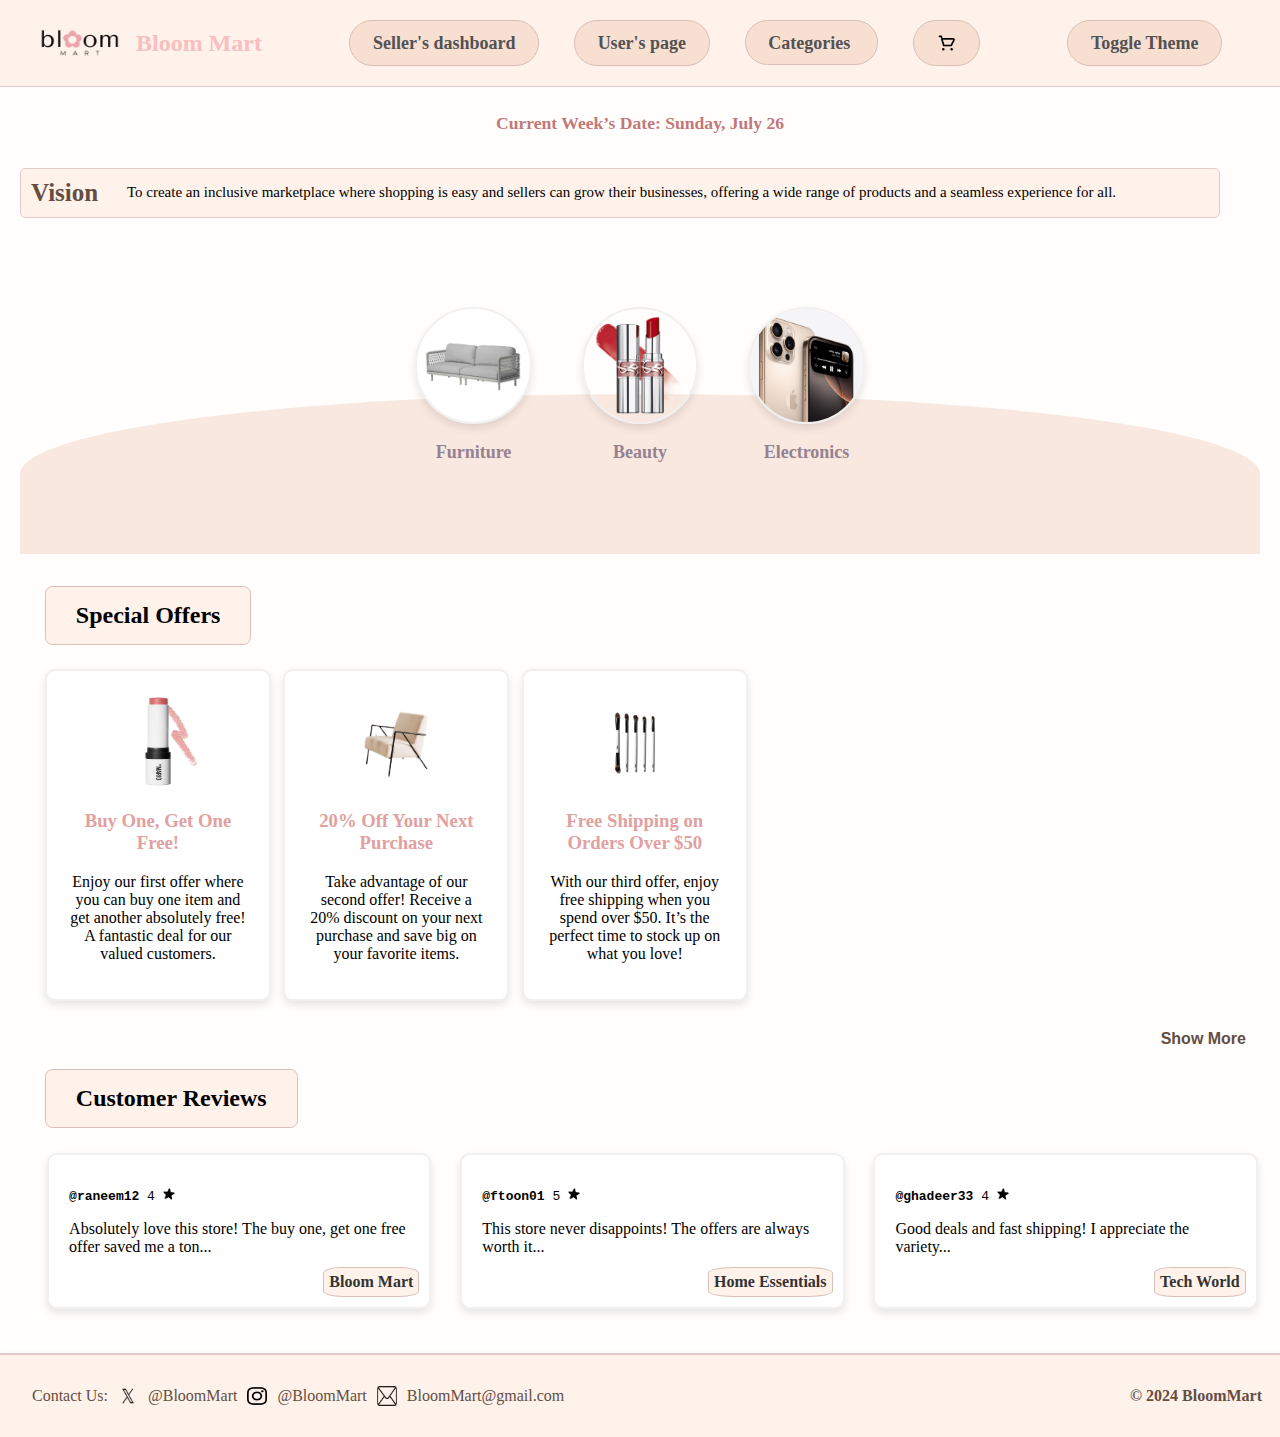
<file: Home.html>
<!DOCTYPE html>
<html lang="en">
<head>
    <meta charset="UTF-8">
    <meta name="viewport" content="width=device-width, initial-scale=1.0">
    <title>Bloom Mart</title>
    <link rel="stylesheet" href="main.css" id="main-theme-stylesheet"> 
    <link rel="stylesheet" href="bluetheme.css" id="blue-theme-stylesheet" disabled>
    <script src="HomePageScript.js" defer></script>
    <script src="themes.js"></script>
</head>
<body class="light-theme">
    <header>
        <div class="logo-title">
            <div id="logo">
                <a href="Home.html">
                    <img src="images/Logo.png" alt="Website Logo">
                </a>
            </div>
            <h1>Bloom Mart</h1>
        </div>

        <nav id="navigation-container">
            <div id="navigation"> 
                <a href="SellerDash.html">Seller's dashboard</a>
                <a href="UserPage.html">User's page</a> 
                <div class="dropdown">
                    <label for="categories">Choose a category:</label>
                    <select id="categories" onchange="location = this.value;">
                        <option value="#" disabled selected>Categories</option>
                        <option value="category1.html">Furniture</option>
                        <option value="category2.html">Beauty</option>
                        <option value="category3.html">Electronics</option>
                    </select>
                </div>
                <a href="ViewCart.html">
                    <img src="images/cart.webp" alt="Cart" id="CartImageHomePage">
                </a>
            </div>
        </nav>
        <button id="toggle-theme-button" onclick="toggleTheme()">Toggle Theme</button>

    </header>
    <main id="HomePageMain">

        <div id="WeekDate"></div>
        <dl>
            <dt><strong>Vision</strong></dt>
            <dd>To create an inclusive marketplace where shopping is easy and sellers can grow their businesses, offering a wide range of products and a seamless experience for all.</dd>
        </dl>
        <div class="category-section">
            <div class="half-circle"></div>
            <div class="categories-container">
               <a href="Category1.html" class="category">
                  <img src="images/sofaHomePage.webp" alt="Home">
                  <p>Furniture</p>
               </a>
               <a href="Category2.html" class="category">
                  <img src="images/lipstick.webp" alt="Beauty">
                  <p>Beauty</p>
               </a>
               <a href="Category3.html" class="category">
                  <img src="images/modal_second__e1xvbvxfc5oy_large.jpg" alt="Electronics">
                  <p>Electronics</p>
               </a>
            </div>
         </div>
         
        <div class="offers-wrapper">
            <h2 class="h2Uni">Special Offers</h2>
            <div class="offers-container">
                <div class="offer">
                    <img src="images/blush.jpg" alt="blusher">
                    <h3>Buy One, Get One Free!</h3>
                    <p>Enjoy our first offer where you can buy one item and get another absolutely free! A fantastic deal for our valued customers.</p>
                </div>
                <div class="offer">
                    <img src="images/sofaOffer.png" alt="Beige Sofa">
                    <h3>20% Off Your Next Purchase</h3>
                    <p>Take advantage of our second offer! Receive a 20% discount on your next purchase and save big on your favorite items.</p>
                </div>
                <div class="offer">
                    <img src="images/brushes.webp" alt="Makeup Brushes">
                    <h3>Free Shipping on Orders Over $50</h3>
                    <p>With our third offer, enjoy free shipping when you spend over $50. It’s the perfect time to stock up on what you love!</p>
                </div>
                <div class="offer hidden">
                    <img src="images/sonyheadphones2.png" alt="Sony Headphones">
                    <h3>Flash Sale – 24-Hour Discounts!</h3>
                    <p>Keep an eye on our website for flash sales every weekend! Enjoy special discounts for 24 hours only on selected items.</p>
                </div>
                <div class="offer hidden">
                    <img src="images/CoffeeTableOffer.png" alt="Coffee Table">
                    <h3>Seasonal Sale - Up to 50% Off</h3>
                    <p>Get ready for our seasonal sale! Enjoy discounts of up to 50% on select items. Hurry, while supplies last!</p>
                </div>
                <div class="offer hidden">
                    <img src="images/wallFrame.png" alt="Wall Frame">
                    <h3>Holiday Bundle Deals</h3>
                    <p>Get ready for the holidays with our special bundle offers. Buy gift sets at a discounted price and make your holiday shopping easier!</p>
                </div>
            </div>
            <button id="toggleButton" class="toggle-button">Show More</button>
        </div>        
        <div class="reviews-wrapper">
            <h2 class="h2Uni">Customer Reviews</h2>
            <div class="custReview-container">
                <div class="custReview" 
                     data-customer-name="@raneem12"
                     data-product-name="Blush & Bloom"
                     data-seller-name="Bloom Mart"
                     data-rating="4"
                     data-feedback="Absolutely love this store! The buy one, get one free offer saved me a ton. Plus, my items arrived quickly and in perfect condition.">
                    <pre><strong>@raneem12</strong> 4 <img src="images/25069.png" alt="star" width="12" height="12"></pre>
                    <p>Absolutely love this store! The buy one, get one free offer saved me a ton...</p>
                    <h3 class="seller-name-box">Bloom Mart</h3>
                </div>
                <div class="custReview" 
                     data-customer-name="@ftoon01"
                     data-product-name="Living Luxe"
                     data-seller-name="Home Essentials"
                     data-rating="5"
                     data-feedback="This store never disappoints! The offers are always worth it, and the quality of the products is outstanding.">
                    <pre><strong>@ftoon01</strong> 5 <img src="images/25069.png" alt="star" width="12" height="12"></pre>
                    <p>This store never disappoints! The offers are always worth it...</p>
                    <h3 class="seller-name-box">Home Essentials</h3>
                </div>
                <div class="custReview" 
                     data-customer-name="@ghadeer33"
                     data-product-name="Innovatech"
                     data-seller-name="Tech World"
                     data-rating="4"
                     data-feedback="Good deals and fast shipping! I appreciate the variety of options available. Just wish there were more sizes!">
                    <pre><strong>@ghadeer33</strong> 4 <img src="images/25069.png" alt="star" width="12" height="12"></pre>
                    <p>Good deals and fast shipping! I appreciate the variety...</p>
                    <h3 class="seller-name-box">Tech World</h3>
                </div>
            </div>
            <div id="reviewTooltip" class="tooltip hidden"></div>
        </div>
        
        
        
    </main>
    <footer>
        <div class="footer-left">
            <p>Contact Us:</p>
            <img src="images/twitter.webp" alt="Twitter Icon"> @BloomMart
            <img src="images/instagram.webp" alt="Instagram Icon"> @BloomMart
            <img src="images/email.png" alt="Email Icon"> BloomMart@gmail.com
        </div>
        <div class="footer-right">
            &copy; 2024 BloomMart
        </div>
    </footer>
</body>
</html>
</file>
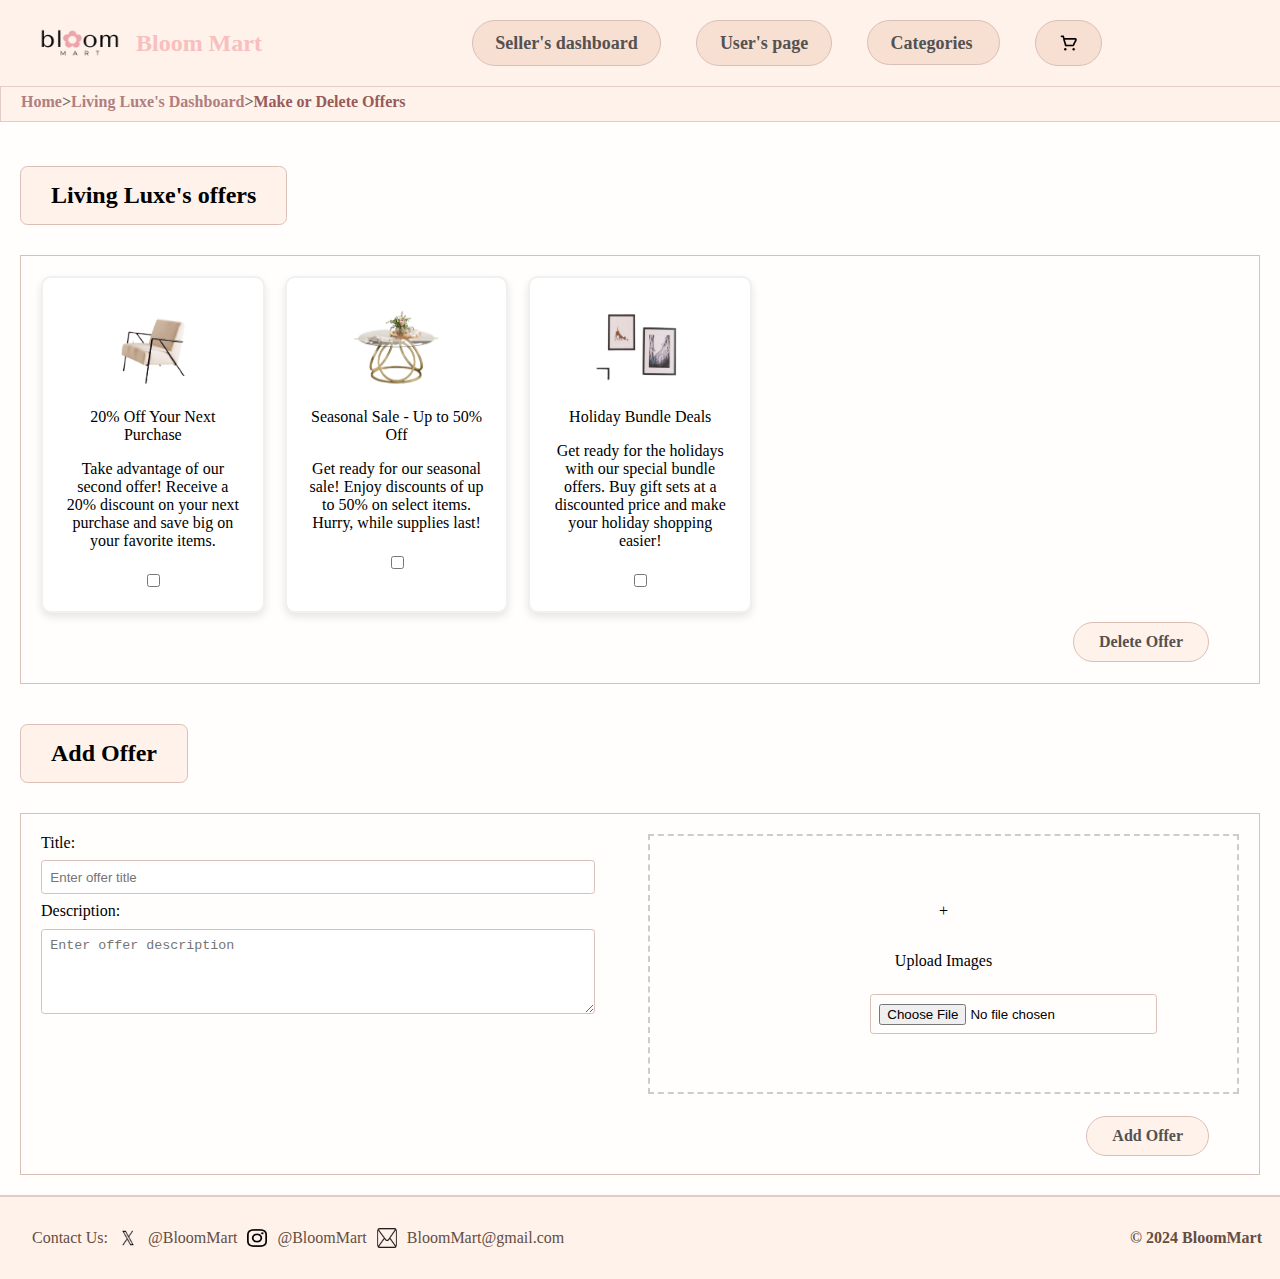
<file: MakeOrDeleteOffers.html>
<!DOCTYPE html>
<html lang="en">
    <head>
        <meta charset="UTF-8">
        <title>Make or Delete Offers</title>
        <link rel="stylesheet" href="main.css" id="main-theme-stylesheet"> 
        <link rel="stylesheet" href="bluetheme.css" id="blue-theme-stylesheet" disabled>
        <script src="themes.js"></script>
        <script src="MakeDelOffer.js"></script>
    </head>
    <body>

        <header>
            
            <div class="logo-title">
                <div id="logo">
                    <a href="Home.html">
                        <img src="images/Logo.png" alt="Website Logo">
                    </a>
                </div>
                <h1>Bloom Mart</h1>
            </div>
            <nav id="navigation-container">
                <div id="navigation"> 
                    <a href="SellerDash.html">Seller's dashboard</a>
                    <a href="UserPage.html">User's page</a> 
                    <div class="dropdown">
                        <label for="categories">Choose a category:</label>
                        <select id="categories" onchange="location = this.value;">
                            <option value="#" disabled selected>Categories</option>
                            <option value="category1.html">Furniture</option>
                            <option value="category2.html">Beauty</option>
                            <option value="category3.html">Electronics</option>
                        </select>
                    </div>
                    <a href="ViewCart.html">
                        <img src="images/cart.webp" alt="Cart" width="20" height="20">
                    </a>
                </div>
            </nav>
        </header>

        <nav class="breadcrumb">
            <a href="Home.html">Home</a> &gt;
            <a href="SellerDash.html">Living Luxe's Dashboard</a> &gt; 
            <span>Make or Delete Offers</span>
        </nav>

        <main id="MakeDelOfferMain">
            <h2 class="h2Off">Living Luxe's offers</h2>
            <div class="SellerOffers">

                <!--<div class="offer">
                    <img src="images/sofaOffer.png" alt="Sofa Offer">
                    <label for="firstOffer">20% Off Your Next Purchase</label>
                    <p>Take advantage of our second offer! Receive a 20% discount on your next purchase and save big on your favorite items.</p>
                    <input type="checkbox" id="firstOffer" name="First Offer">
                </div>
                <div class="offer">
                    <img src="images/CoffeeTableOffer.png" alt="Coffee Table Offer">
                    <label for="secondOffer">Seasonal Sale - Up to 50% Off</label>
                    <p>Get ready for our seasonal sale! Enjoy discounts of up to 50% on select items. Hurry, while supplies last!</p>
                    <input type="checkbox" id="secondOffer" name="Second Offer">
                </div>
                <div class="offer">
                    <img src="images/wallFrame.png" alt="Wall Frame Offer">
                    <label for="thirdOffer">Holiday Bundle Deals</label>
                    <p>Get ready for the holidays with our special bundle offers. Buy gift sets at a discounted price and make your holiday shopping easier!</p>
                   <input type="checkbox" id="thirdOffer" name="Third Offer">
                </div>
                <div class="DeleteBtn"><button type="submit" id="DeleteBtn" onclick="deleteSelectedOffers()">Delete Offer</button></div>-->

            </div>

            <h2 class="h2Off">Add Offer</h2>
            <div class="add-offer-form">

                <form method="post">
                    <div class="OfferFormContainer">
                        <div>
                            <label for="title">Title:</label>
                            <input type="text" id="title" name="Offer Title" placeholder="Enter offer title">

                            <label for="OfferTextarea">Description:</label>
                            <textarea id="OfferTextarea" placeholder="Enter offer description"></textarea>
                        </div>

                        <div class="upload-image">
                            <p>+</p>
                            <p>Upload Images</p>
                            <div class="OfferAddImageFile">
                                <label for="uploadOfferImage" class="hidden">Upload Offer Image:</label>
                                <input type="file" id="uploadOfferImage" name="Upload Offer Image" accept="image/png, image/jpeg, image/jpg">
                            </div>
                        </div>
                    </div>
                    <div class="AddBtn"><button type="submit" id="AddBtn" onclick="CheckAddOfferForm(event)">Add Offer</button></div>
                </form>
            </div>
        </main>

        <footer>
            <div class="footer-left">
                <p>Contact Us:</p>
                <img src="images/twitter.webp" alt="Twitter Icon"> @BloomMart
                <img src="images/instagram.webp" alt="Instagram Icon"> @BloomMart
                <img src="images/email.png" alt="Email Icon"> BloomMart@gmail.com
            </div>
            <div class="footer-right">
                &copy; 2024 BloomMart
            </div>
        </footer>
    </body>
</html>
</file>
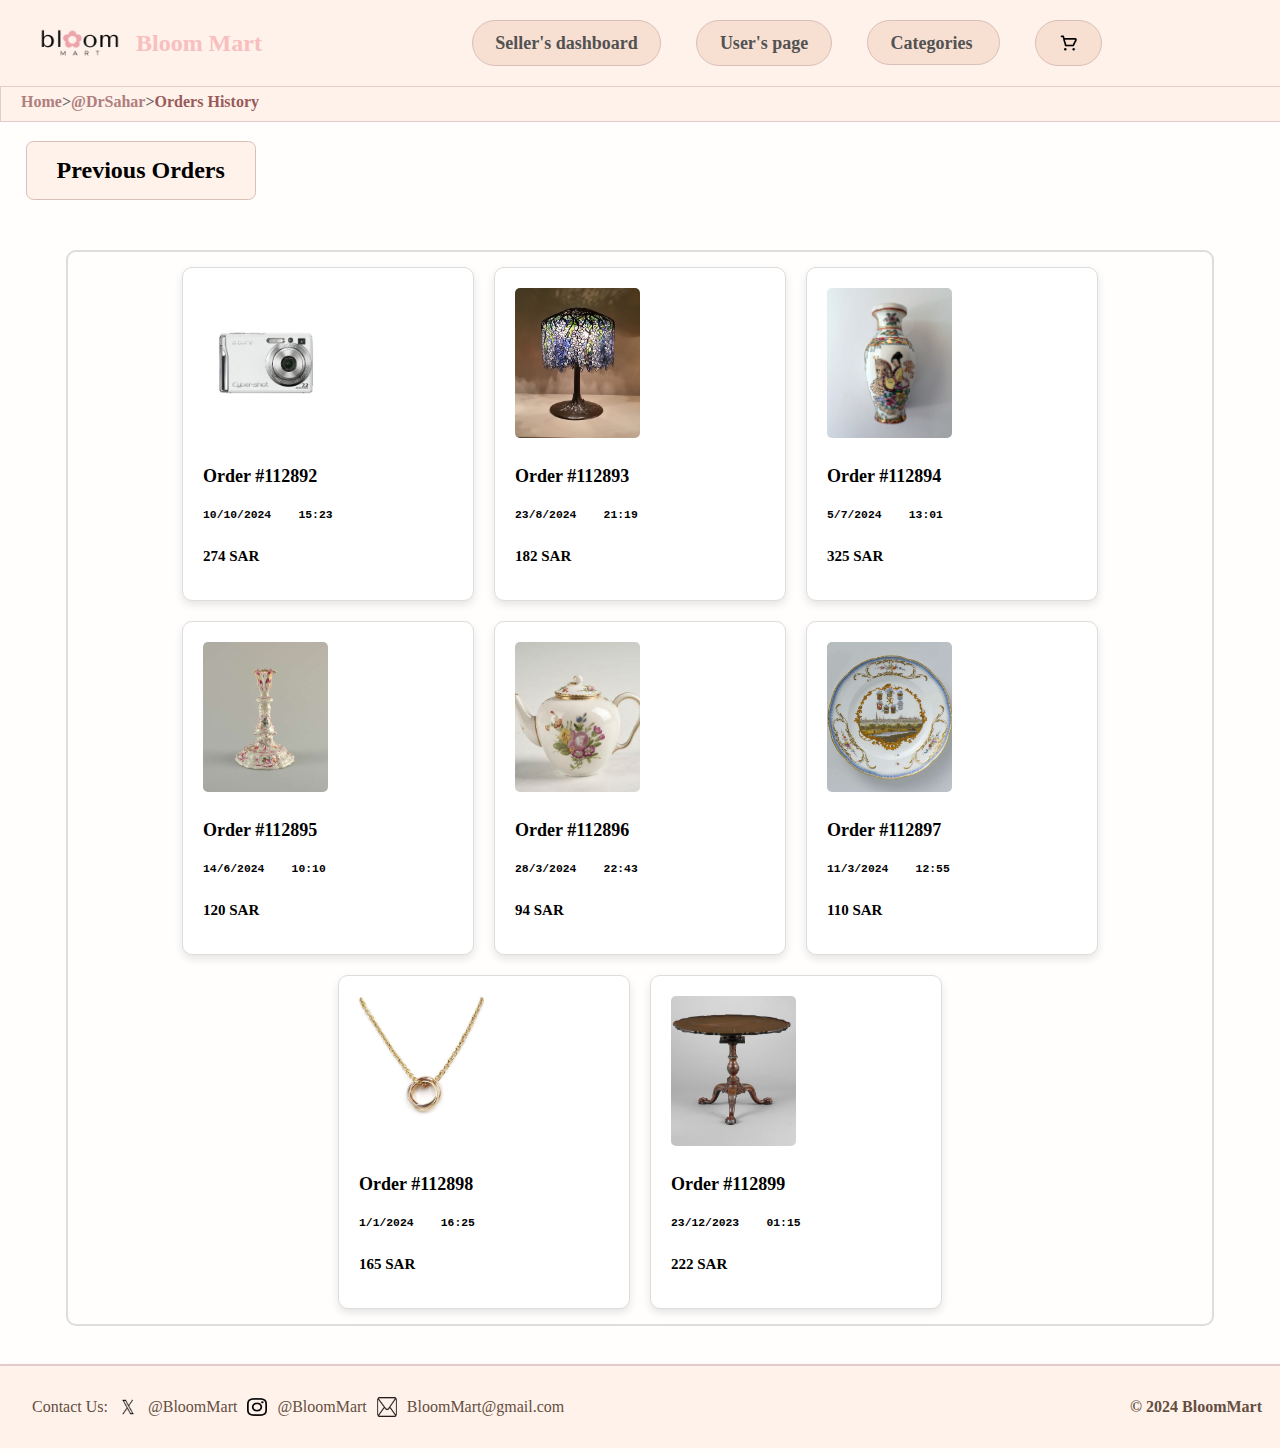
<file: OrderHistory.html>
<!DOCTYPE html>
<html lang="en">
    <head>
        <meta charset="UTF-8">
       
        <title>Orders History</title>
        <link rel="stylesheet" href="main.css" id="main-theme-stylesheet"> 
        <link rel="stylesheet" href="bluetheme.css" id="blue-theme-stylesheet" disabled>
        <script src="themes.js"></script> 
    </head>
    <body>
        <header>
            <div class="logo-title">
                <div id="logo">
                    <a href="Home.html">
                        <img src="images/Logo.png" alt="Website Logo">
                    </a>
                </div>
                <h1>Bloom Mart</h1>
            </div>
            <nav id="navigation-container">
                <div id="navigation"> 
                    <a href="SellerDash.html">Seller's dashboard</a>
                    <a href="UserPage.html">User's page</a> 
                    <div class="dropdown">
                        <label for="categories">Choose a category:</label>
                        <select id="categories" onchange="location = this.value;">
                            <option value="#" disabled selected>Categories</option>
                            <option value="category1.html">Furniture</option>
                            <option value="category2.html">Beauty</option>
                            <option value="category3.html">Electronics</option>
                        </select>
                    </div>
                    <a href="ViewCart.html">
                        <img src="images/cart.webp" alt="Cart" width="20" height="20">
                    </a>
                </div>
            </nav>
        </header>

        <nav class="breadcrumb">
            <a href="Home.html">Home</a> &gt; 
            <a href="UserPage.html">@DrSahar</a> &gt; 
            <span>Orders History</span>
        </nav>
<main id="OrderHistory">
 
    <h2 class="h2Uni">Previous Orders</h2>

<div class="Orders-His">
<div class="Order-His">
    <img src="images/camera_old_camera_flash.jpg" alt="Old Camera">
    <h3>Order #112892</h3>
    <div class="DateH">
        <pre>10/10/2024    15:23</pre></div>

<div class="PriceH">
    <p>274 SAR</p>
</div>
</div>

<div class="Order-His">
    <img src="images/Wisteria_Tiffany_Studios_Lamp.jpg" alt="Tiffany Lamp">
    <h3>Order #112893</h3>
    <div class="DateH">
        <pre>23/8/2024    21:19</pre></div>

  

<div class="PriceH">
    <p>182 SAR</p>
    </div>
</div>

    
<div class="Order-His">
    <img src="images/vase_porcelain_flower_vase.jpg" alt="Vase">
    <h3>Order #112894</h3>
    <div class="DateH">
        <pre>5/7/2024    13:01</pre></div>

  

<div class="PriceH">
    <p>325 SAR</p>
    </div>
</div>

    
<div class="Order-His">
    <img src="images/candlestick-18th-century-ch-18640197-ebf3f2-1024.jpg" alt="Candle Stick">
    <h3>Order #112895</h3>
    <div class="DateH">
        <pre>14/6/2024    10:10</pre></div>

  
<div class="PriceH">
    <p>120 SAR</p>
    </div>
</div>
    
<div class="Order-His">
    <img src="images/Tea-pot.jpg" alt="Tea Pot">
    <h3>Order #112896</h3>
    <div class="DateH">
        <pre>28/3/2024    22:43</pre></div>

  

<div class="PriceH">
    <p>94 SAR</p>
    </div>
    </div>

    
<div class="Order-His">
    <img src="images/seven-plates-from-the-service-of-stadtholder-william-v-25bd6b-1024.jpg" alt="Plates">
    <h3>Order #112897</h3>
    <div class="DateH">
        <pre>11/3/2024    12:55</pre></div>

        <div class="PriceH">
            <p> 110 SAR</p>
            </div>
            
</div>

<div class="Order-His">
    <img src="images/necklace.jpg" alt="Necklace and Earring">
    <h3>Order #112898</h3>
    <div class="DateH">
        <pre>1/1/2024    16:25</pre></div>

        <div class="PriceH">
            <p>165 SAR</p>
            </div>
            
</div>
<div class="Order-His">
    <img src="images/tea-table-9cc746-1024.jpg" alt="Tea Table">
    <h3>Order #112899</h3>
    <div class="DateH">
        <pre>23/12/2023    01:15</pre></div>

  <div class="PriceH">
    <p>222 SAR</p>
</div>

</div>


</div>


</main>

    
<footer>
    <div class="footer-left">
        <p>Contact Us:</p>
        <img src="images/twitter.webp" alt="Twitter Icon"> @BloomMart
        <img src="images/instagram.webp" alt="Instagram Icon"> @BloomMart
        <img src="images/email.png" alt="Email Icon"> BloomMart@gmail.com
    </div>
    <div class="footer-right">
        &copy; 2024 BloomMart
    </div>
</footer>
    </body>
        </html>
</file>
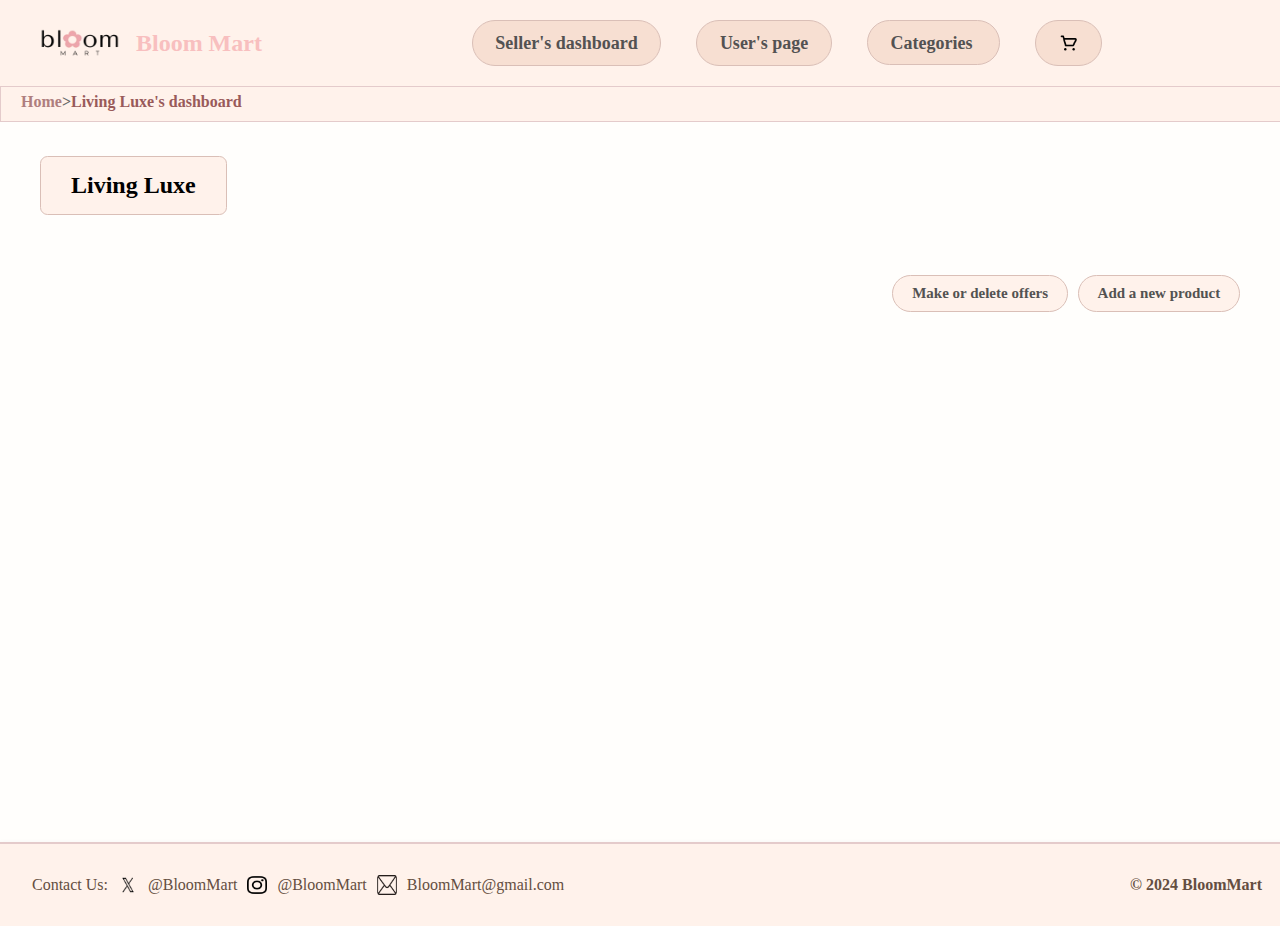
<file: SellerDash.html>
<!DOCTYPE html>
<html lang="en">
<head>
    <meta charset="UTF-8">
    <title>Living Luxe's Dashboard</title>
    <link rel="stylesheet" href="main.css" id="main-theme-stylesheet"> 
    <link rel="stylesheet" href="bluetheme.css" id="blue-theme-stylesheet" disabled>
    <script src="themes.js"></script>
    <script src="AddNewProduct.js"></script>
</head>
<body>
    <header>
        <div class="logo-title">
            <div id="logo">
                <a href="Home.html">
                    <img src="images/Logo.png" alt="Website Logo">
                </a>
            </div>
            <h1>Bloom Mart</h1>
        </div>
        <nav id="navigation-container">
            <div id="navigation"> 
                <a href="SellerDash.html">Seller's dashboard</a>
                <a href="UserPage.html">User's page</a> 
                <div class="dropdown">
                    <label for="categories">Choose a category:</label>
                    <select id="categories" onchange="location = this.value;">
                        <option value="#" disabled selected>Categories</option>
                        <option value="category1.html">Furniture</option>
                        <option value="category2.html">Beauty</option>
                        <option value="category3.html">Electronics</option>
                    </select>
                </div>
                <a href="ViewCart.html">
                    <img src="images/cart.webp" alt="Cart" width="20" height="20">
                </a>
            </div>
        </nav>
    </header>

    <nav class="breadcrumb">
        <a href="Home.html">Home</a> &gt; 
        <span>Living Luxe's dashboard</span>
    </nav>

    <main id="SellerDashboardMain">
        <h2 class="h2Uni">Living Luxe</h2>

        <div id="SellerProductContainer">
            <!--<div class="Product-s">
                <img src="images/interior-interior-design-furniture-room-preview.jpg" alt="Couch">
                <h3>Luxurious Leather Sofa</h3>
                <p>A sophisticated leather sofa that adds luxury and comfort to your living room.</p>
                <div class="price-quan">
                    <div class="price">1000 SAR</div>
                    <div class="DashQuan">Quantity: 12</div>
                </div>
            </div>
            <div class="Product-s">
                <img src="images/modern-coffetable.jpg" alt="coffee table">
                <h3>Noguchi Coffee Table</h3>
                <p>A unique base and a smooth wooden top, perfect focal point for any room.</p>
                <div class="price-quan">
                    <div class="price">389 SAR</div>
                    <div class="DashQuan">Quantity: 17</div>
                </div>
            </div>
            <div class="Product-s">
                <img src="images/singleSofa.jpg" alt="Single Sofa">
                <h3>Single Sofa</h3>
                <p>A stylish single sofa offering comfort and modern design, perfect for small spaces.</p>
                <div class="price-quan">
                    <div class="price">600 SAR</div>
                    <div class="DashQuan">Quantity: 10</div>
                </div>
            </div>
            <div class="Product-s">
                <img src="images/photo-of-a-bed-with-a-blue-blanket-and-wooden-headboard.jpeg" alt=" bed">
                <h3>Bed</h3>
                <p>A cozy bed designed for comfort and support, perfect for a good night's sleep.</p>
                <div class="price-quan">
                    <div class="price">299 SAR</div>
                    <div class="DashQuan">Quantity: 22</div>
                </div>
            </div>
            <div class="Product-s">
                <img src="images/vintage-70s-pink-ceramic-deruta-vase-with-hand-painted-daisies-3-6783c084d5449bd47c4d3113ddcae840.webp" alt=" Flower vase">
                <h3>Flower Vase</h3>
                <p>A stylish flower vase that enhances any decor, perfect for showcasing beautiful arrangement.</p>
                <div class="price-quan">
                    <div class="price">55 SAR</div>
                    <div class="DashQuan">Quantity: 37</div>
                </div>
            </div>
            <div class="Product-s">
                <img src="images/frameswall.jpg" alt="Wall Frame">
                <h3>Wall Frame</h3>
                <p>A decorative wall frame designed to showcase your favorite pictures or artwork.</p>
                <div class="price-quan">
                    <div class="price">89 SAR</div>
                    <div class="DashQuan">Quantity: 41</div>
                </div>
            </div>
            <div class="Product-s">
                <img src="images/FoodTable.jpg" alt="Dining Table">
                <h3>Dining Table</h3>
                <p>A spacious dining table perfect for dining and entertaining guests.</p>
                <div class="price-quan">
                    <div class="price">2000 SAR</div>
                    <div class="DashQuan">Quantity: 27</div>
                </div>
            </div>-->
        </div>

        <div class="buttons-s">
            <a href="MakeOrDeleteOffers.html">Make or delete offers</a>
            <a href="AddNewProduct.html">Add a new product</a>
        </div>
    </main>

    <footer>
        <div class="footer-left">
            <p>Contact Us:</p>
            <img src="images/twitter.webp" alt="Twitter Icon"> @BloomMart
            <img src="images/instagram.webp" alt="Instagram Icon"> @BloomMart
            <img src="images/email.png" alt="Email Icon"> BloomMart@gmail.com
        </div>
        <div class="footer-right">
            &copy; 2024 BloomMart
        </div>
    </footer>
</body>
</html>
</file>
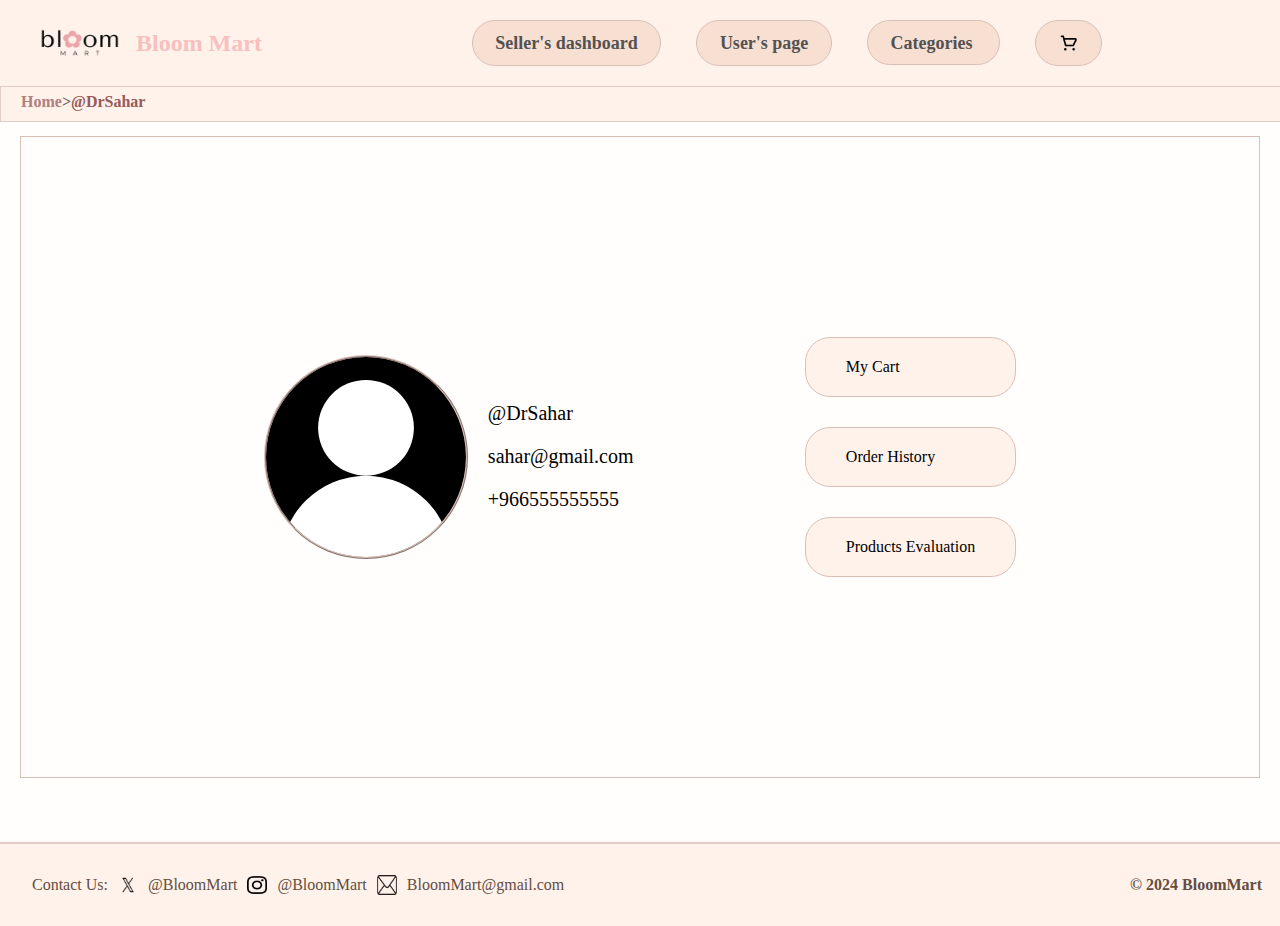
<file: UserPage.html>
<!DOCTYPE html>
<html lang="en">
<head>
    <meta charset="UTF-8">
    <title>@DrSahar</title>
    <link rel="stylesheet" href="main.css" id="main-theme-stylesheet"> 
    <link rel="stylesheet" href="bluetheme.css" id="blue-theme-stylesheet" disabled>
    <script src="themes.js"></script>
</head>
<body>
    <header>
        <div class="logo-title">
            <div id="logo">
                <a href="Home.html">
                    <img src="images/Logo.png" alt="Website Logo">
                </a>
            </div>
            <h1>Bloom Mart</h1>
        </div>

        <nav id="navigation-container">
            <div id="navigation"> 
                <a href="SellerDash.html">Seller's dashboard</a>
                <a href="UserPage.html">User's page</a> 
                <div class="dropdown">
                    <label for="categories">Choose a category:</label>
                    <select id="categories" onchange="location = this.value;">
                        <option value="#" disabled selected>Categories</option>
                        <option value="category1.html">Furniture</option>
                        <option value="category2.html">Beauty</option>
                        <option value="category3.html">Electronics</option>
                    </select>
                </div>
                <a href="ViewCart.html">
                    <img src="images/cart.webp" alt="Cart" width="20" height="20">
                </a>
            </div>
        </nav>
    </header>

    <nav class="breadcrumb">
        <a href="Home.html">Home</a> &gt; 
        <span>@DrSahar</span>
    </nav>

    <main id="UserPageMain">
        
        <div class="UserPage">
            <div class="UserInfo">
                <div class="ProfilePicture"></div>
                <div class="UserDetails">
                    <p>@DrSahar</p>
                    <p>sahar@gmail.com</p>
                    <p>+966555555555</p>
                </div>
            </div>
            <div class="divider"></div>
            <div class="UserLinks">
                <a href="ViewCart.html" class="LinkButton">My Cart</a>
                <a href="OrderHistory.html" class="LinkButton">Order History</a>
                <a href="OrderEval.html" class="LinkButton">Products Evaluation</a>
            </div>
        </div>
    </main>

    <footer>
        <div class="footer-left">
            <p>Contact Us:</p>
            <img src="images/twitter.webp" alt="Twitter Icon"> @BloomMart
            <img src="images/instagram.webp" alt="Instagram Icon"> @BloomMart
            <img src="images/email.png" alt="Email Icon"> BloomMart@gmail.com
        </div>
        <div class="footer-right">
            &copy; 2024 BloomMart
        </div>
    </footer>
</body>
</html>
</file>
<file: main.css>
html{overflow-x: hidden;}


html, body {
    height: 100%;
    margin: 0;
    padding: 0;
}

body {
    display: flex;
    flex-direction: column;
    min-height: 100vh;
 
    background-color: #fffefc;
    margin-top: 2%;
    font-family:Cambria, Cochin, Georgia, Times, 'Times New Roman', serif;
}

header {
    display: flex;
    align-items: center;
    justify-content: space-between;
    background-color: #fff2eb;
    padding: 1em 2em;
    border-bottom: 0.1em solid #e4cbcb;
    position: fixed;
    top: 0;
    left: 0;
    width: 100%;
    z-index: 100;
}
main { flex:1 }

.logo-title {
    display: flex;
    align-items: center;
    gap: 0.625em;
}

.logo-title h1 {
    font-size: 1.5em;
    font-weight: bold;
    color: #f8bfbf;
    margin: 0;
    font-family:Cambria, Cochin, Georgia, Times, 'Times New Roman', serif;
}

#logo img {
    height: 3.125em;
    width: auto;
}

#navigation-container {
    display: flex;
    justify-content: center;
    flex-grow: 1;
}

#navigation {
    display: flex;
    gap: 2.2em;
}

#navigation a {
    display: flex;
    align-items: center;
    justify-content: center;
    text-decoration: none;
    color: rgb(83, 82, 82);
    background-color: #f7dfd2;
    font-size: 1.125em;
    font-weight: bold;
    border: 0.0625em ridge #dabfb7;
    padding: 0.625em 1.25em;
    border-radius: 1.5625em;
}

#navigation a:hover {
    background-color: rgb(255, 211, 211);
    color: rgb(150, 130, 143);
}

#CartImageHomePage {
    height: 20px;
    width: 20px;
}

.dropdown select {
    padding: 0.625em 1.25em;
    font-size: 1.125em;
    font-weight: bold;
    background-color: #f7dfd2;
    border: 0.0625em solid #dabfb7;
    color: rgb(83, 82, 82);
    border-radius: 1.5625em;
    appearance: none;
    font-family:Cambria, Cochin, Georgia, Times, 'Times New Roman', serif;
}
.dropdown label{
    display: none;
}

.dropdown select:hover {
    background-color: rgb(255, 211, 211);
    color: rgb(150, 130, 143);
}

#HomePageMain {
    margin-top: 3.125em;
    padding-bottom: 3.125em;
    padding: 1.25em;
}

.h2Uni {
    padding: 0.625em 1.25em;
    display: inline-block;
    font-weight: bold;
    border-radius: 0.3125em;
    margin: 0;
    border: 0.0625em ridge #dabfb7;
    background-color: #fff2eb;
}

.offers-wrapper {
    display: flex;
    flex-direction: column;
    align-items: flex-start;
    margin-left: 2%;
}

.offers-container {
    display: flex;
    gap: 1%;
    width: 100%;
    height: 30%;
    margin: 2% auto;
}

.offer {
    width: 15%;
    text-align: center;
    border: 0.125em solid #f0f0f0;
    padding: 1.25em;
    border-radius: 0.625em;
    background-color: #fff;
    box-shadow: 0 0.25em 0.5em rgba(0, 0, 0, 0.1);
}

.offer h3{
    color: #e2a0a0;
}
.reviews-wrapper {
    display: flex;
    flex-direction: column;
    align-items: flex-start;
    margin-left: 2%;
    margin-top: 1%;
}

.custReview-container {
    display: flex;
    justify-content: space-around;
    gap: 2%;
    width: 100%;
    margin: 2% auto;
    height: 30%;
}

.custReview {
    width: 28%;
    height: 7em;
    text-align: left;
    border: 0.125em solid #f0f0f0;
    padding: 1.25em;
    border-radius: 0.625em;
    background-color: #fff;
    box-shadow: 0 0.25em 0.5em rgba(0, 0, 0, 0.1);
    position: relative;
}

.custReview h3 {
    margin: 0;
    font-size: 1em;
    font-weight: bold;
    color: #333;
    border: 0.0625em ridge #dabfb7;
    background-color: #fff2eb;
    border-radius: 20%;
    padding: 0.3125em;
    position: absolute;
    bottom: 0.625em;
    right: 0.625em;
    width: auto;
    text-align: center;
}

.category-section {
    position: relative;
    display: flex;
    justify-content: center;
    align-items: center;
    height: 20em; /* Adjust as necessary */
    overflow: hidden;
    margin-top: 1em;
    margin-bottom: 2em;
 }
 
 .half-circle {
    position: absolute;
    bottom: 0;
    width: 100%;
    height: 50%; /* Adjust for the size of the curve */
    background-color: #F9E8E0; /* Light beige-pink color */
    border-top-left-radius: 100%;
    border-top-right-radius: 100%;
    z-index: -10;
 }
 

.categories-container {
    display: flex;
    gap: 3.125em;
}

.category {
    display: flex;
    flex-direction: column;
    align-items: center;
    text-decoration: none;
    color:rgb(150, 130, 143);
    font-weight: bold;
    font-size: 1.125em;
}

.category img {
    width: 6.25em;
    height: 6.25em;
    border-radius: 50%;
    object-fit: cover;
    border: 0.125em solid #f0f0f0;
    box-shadow: 0 0.25em 0.5em rgba(0, 0, 0, 0.1);
}



.category img:hover {
    transform: scale(1.1);
}

footer {
    flex-shrink: 0;
    display: flex;
    position: relative;
    justify-content: space-between;
    align-items: center;
    background-color: #fff2eb;
    border-top: 0.125em solid #e4cbcb;
    box-shadow: 0 0.25em 0.5em rgba(0, 0, 0, 0.1);
    padding: 1em 2em;
    font-size: 1em;
    color: #644e41;
    width: 100%;
}

.footer-left {
    display: flex;
    align-items: center;
    gap: 0.625em;
}

.footer-left img {
    width: 1.25em;
    height: 1.25em;
}

.footer-right {
    font-weight: bold;
    margin-right: 3.125em;
}


#UserPageMain {
    padding: 1.25em;
    margin-top: 5.625em;
}

.UserPage {
    display: flex;
    justify-content: space-around;
    padding: 12.5em;
    border: 0.0625em ridge #dabfb7;
}

.UserInfo {
    display: flex;
    align-items: center;
    gap: 1.25em;
}

.ProfilePicture {
    width: 12.5em;
    height: 12.5em;
    border-radius: 50%;
    background-color: #ccc;
    background-image: url(images/profile.svg);
    background-position: center;
    background-size: 15.625em;
    border: 0.125em ridge #dabfb7;
}

.UserDetails {
    font-size: 1.25em;
}

.UserLinks {
    display: flex;
    flex-direction: column;
    gap: 1.875em;
}

.LinkButton {
    display: inline-block;
    padding: 1.25em 2.5em;
    border: 0.0625em ridge #dabfb7;
    text-decoration: none;
    color: #000;
    border-radius: 1.5625em;
    background-color: #fff2eb;
}

.LinkButton:hover {
    background-color: rgb(255, 211, 211);
    color: rgb(150, 130, 143);
}

dl {
    border: 0.0625em solid #e4cbcb;
    padding: 0.625em;
    width: 95%;
    display: flex;
    align-items: center;
    text-align: center;
    gap: 0.625em;
    border-radius: 0.3125em;
    background-color: #fff2eb;
}

dt {
    font-weight: bold;
    font-size: 1.5625em;
    color: #644e41;
}

dd {
    margin-left: 1.25em;
    font-size: 0.9375em;
    text-align: center;
}

.sort-container {
  
    margin-left: 9%;
    margin-top: 8%;
}

#sortNamePrice {
    font-family:Cambria, Cochin, Georgia, Times, 'Times New Roman', serif;
    padding: 0.625em;
    font-size: 1.125em;
    font-weight: bold;
    background-color: #f7dfd2;
    border: 0.0625em solid #dabfb7;
    color: rgb(83, 82, 82);
    border-radius: 0.625em;
    box-shadow: 0 0.25em 0.5em rgba(82, 59, 59, 0.1);
    position: relative;
}

.ulCategory {
    display: flex;
    flex-wrap: wrap;
    gap: 1.25em;
    list-style-type: none;
}

.products-container {
    display: flex; 
    flex-wrap: wrap; 
    justify-content: flex-start; 
    align-items: center;
    margin-left: 7%;
    gap: 1.25em;
}

.product-card {
    border: 0.0625em solid #ddd;
    border-radius: 0.625em;
    padding: 0.9375em;
    background-color: #fff; 
    box-shadow: 0 0.25em 0.5em rgba(0, 0, 0, 0.1);
    text-align: left; 
    width: 15.625em;
    height: 26.25em;
    margin: 2% 1%;
    position: relative; 
}



.product-image {
    width: 100%;
    height: 12.5em;
    object-fit: cover;
    border-radius: 0.3125em;
}

.product-title {
    font-size: 1.25em;
    font-weight: bold;
    margin: 0.625em 0;
}

.product-rating {
    color: #d89b9b;
    font-size: 1.25em;
    margin: 0.3125em 0;
}

.product-price {
    font-size: 1.125em;
    font-weight: bold;
    margin: 0.3125em 0;
}

.product-seller {
    font-size: 0.875em;
    color: #666;
    margin: 0.3125em 0;
}

.add-to-cart {
    border: 0.0625em ridge #dba0a0;
    background-color: #f8bfbf;
    padding: 0.625em;
    border-radius: 0.3125em;
    cursor: pointer;
    position: absolute;
    bottom: 0.9375em;
    right: 0.9375em;
}

.add-to-cart:hover {
    border: 0.0625em ridge rgb(142, 194, 181);
    background-color: rgb(170, 218, 206);
}

.breadcrumb {
    display: flex;
    align-items: center;
    margin-top: 0.75em;
    margin-bottom: 0.75em;
    padding: 0.625em 1.25em;
    font-weight: bold;
    font-size: 1em;
    color: #666;
    border: 0.0625em solid #e4cbcb;
    background-color: #fff2eb;
    position: fixed;
    top: 4.375em;
    left: 0;
    width: 100%;
    z-index: 1;
}


.breadcrumb a {
    text-decoration: none;
    color: #af7e7e;
}

.breadcrumb a:hover {
    color: #e4a3a3;
}

.breadcrumb span {
    color:  #995a5a;
}

/* Add a new product */
#AddNewProductMain {
    padding: 1.25em; 
    margin-top: 7.5em; 
}

.AddProductContainer {
    display: grid;
    grid-template-columns: 1fr 1fr;
    gap: 1.25em; 
}

    .AddProductContainer > div {
        padding: 0.9375em; 
        border: 0.0625em ridge #dabfb7; 
        border-radius: 0.625em; 
    }

.generalInfo {
    width: 95%;
    padding: 0.625em; 
    margin-top: 0.625em;
    margin-bottom: 1.25em; 
    border: 0.0625em ridge #dabfb7; 
    border-radius: 0.3125em; 
}

.price-stock {
    display: flex;
    gap: 1.25em; 
}

    .price-stock > div {
        flex: 1;
        display: flex;
        flex-direction: column;
    }

#stock {
    padding-top: 2.125em; 
    margin-top: 2.0625em; 
}

.price-stock label {
    margin-bottom: 0.3125em; 
}

.PriceAndStock {
    width: 90%;
    padding: 0.625em;
    margin-top: 0.625em; 
    margin-bottom: 1.25em;
    border: 0.0625em ridge #dabfb7; 
    border-radius: 0.3125em; 
}

#AddProductTextarea {
    height: 6.25em; 
}

.upload-imageProduct {
    border: 0.125em dashed #ccc; 
    text-align: center;
    padding: 5em;
    cursor: pointer;
}

.ProductAddImageFile {
    width: 50%;
    margin-left: 10.625em;
}
.ProductAddImageFile label{
   display: none;
}

#AddProductCategory {
    font-family:Cambria, Cochin, Georgia, Times, 'Times New Roman', serif;
    width: 100%;
    padding: 0.625em;
    border: 0.0625em ridge #dabfb7;
    border-radius: 0.3125em;
}


.FormFooter {
    margin-top: 1.25em;
    text-align: right;
}

#AddProductBtn {
    font-family:Cambria, Cochin, Georgia, Times, 'Times New Roman', serif;
    padding: 0.625em 1.25em; 
    background-color: #fff2eb;
    color: rgb(83, 82, 82);
    border: 0.0625em ridge #dabfb7; 
    font-size: 1em;
    font-weight: bold;
    border-radius: 1.5625em; 
    cursor: pointer;
}

/* Make Or Delete Offer */
#MakeDelOfferMain {
    padding: 1.25em; 
    margin-top: 7.5em; 
}

.h2Off {
    padding: 0.625em 1.25em;
    display: inline-block;
    font-weight: bold;
    border-radius: 0.3125em;
    margin: 0;
    border: 0.0625em ridge #dabfb7;
    background-color: #fff2eb;
    margin-bottom: 1.25em;
}


.sellerOff {
    border: 0.0625em ridge #dabfb7; 
    padding: 0.625em 1.25em; 
    display: inline-block;
    font-weight: bold;
    border-radius: 0.3125em; 
    background-color: #f7e9e9;
    margin: 0;
    margin-bottom: 1.25em; 
}

.SellerOffers {
    display: flex;
    padding: 1.25em 1.25em 4.375em 1.25em; 
    border: 0.0625em ridge #dabfb7; 
    gap: 1.25em; 
    margin-bottom: 2.5em; 
    position: relative;
}

.offer img {
    width: 6.25em;
    height: 6.25em; 
    background-color: #eaeaea;
    display: block;
    margin: 0 auto 0.625em; 
}

.offer label {
    display: block;
    margin-bottom: 0.3125em; 
}

.offer input[type="checkbox"] {
    margin-top: 0.625em; 
}

#DeleteBtn {
    padding: 0.625em 1.5625em; 
    background-color: #fff2eb;
    color: rgb(83, 82, 82);
    border: 0.0625em ridge #dabfb7; 
    font-size: 1em; 
    font-weight: bold;
    border-radius: 1.5625em; 
    cursor: pointer;
    position: absolute;
    bottom: 5%; 
    right: 3.125em; 
    font-family:Cambria, Cochin, Georgia, Times, 'Times New Roman', serif;
}

.offerInfo {
    display: flex;
    flex-direction: column;
    width: 60%;
}

#AddBtn {
    font-family:Cambria, Cochin, Georgia, Times, 'Times New Roman', serif;
    padding: 0.625em 1.5625em; 
    background-color: #fff2eb;
    color: rgb(83, 82, 82);
    border: 0.0625em ridge #dabfb7; 
    font-size: 1em; 
    font-weight: bold;
    border-radius: 1.5625em; 
    cursor: pointer;
    position: absolute;
    bottom: 5%; 
    right: 3.125em; 
}

.addOff {
    border: 0.0625em ridge #dabfb7;
    padding: 0.625em 1.25em; 
    display: inline-block;
    font-weight: bold;
    border-radius: 0.3125em; 
    background-color: #f7e9e9;
    margin: 0;
    margin-bottom: 1.25em; 
 
}

.OfferFormContainer {
    display: flex;
    gap: 1.25em; 
    margin-bottom: 3.125em; 
}

    .OfferFormContainer > div {
        flex: 1;
        display: flex;
        flex-direction: column;
    }

.upload-image {
    display: flex;
    margin-left: 6.25em; 
    margin-bottom: 0.625em; 
    border: 0.125em dashed #ccc; 
    text-align: center;
    padding: 3.125em; 
    cursor: pointer;
}

.OfferAddImageFile {
    width: 50%;
    margin-left: 10.625em;
}

#OfferTextarea {
    height: 5em; 
}

.add-offer-form {
    border: 0.0625em ridge #dabfb7; 
    padding: 1.25em; 
    gap: 1.25em; 
    position: relative;
}

    .add-offer-form input, .add-offer-form textarea {
        width: 110%;
        padding: 0.625em; 
        margin: 0.625em 0; 
        border: 0.0625em ridge #dabfb7; 
        border-radius: 0.25em;
    }


/* OrderEval */
.Stars img {
    height: 1.5em; 
    width: 1.5em; 
}
.stars-box {
    border: 0.125em solid #ddd; 
    border-radius: 0.3125em;
    margin-right: 1.5625em; 
}

#star {
    display: flex;
    justify-content: center;
    gap: 0.5em; 
    margin-top: 1em; 
    padding: 0.625em; 
}

#OrderEval {
    padding: 3% 2%;
    margin-top: 6%;
}

.Stars {
    list-style-type: none;
    margin: 0; 
    display: inline-block; 
}

#Order {
    position: absolute;
    right: 0; 
    top: 0; 
    margin-top: 0.0625em; 
    margin-left: 1.25em; 
}

.container-Eval {
    display: grid;
    grid-template-columns: 1fr 1fr;
    gap: 1.25em; 
    border: 0.125em solid #ddd; 
    margin: 1.25em; 
    padding: 6.25em; 
}

.Products-Eval {
    position: relative;
    display: flex;
    justify-content: left;
    flex-wrap: wrap;
    gap: 1.25em; 
    margin-top: 1.25em;
    border: 0.125em solid #ddd; 
    margin: 1.25em; 
    padding: 3.75em; 
    margin-bottom: 1.25em; 
}

.Product-Eval {
    border: 0.0625em solid #ddd; 
    padding: 1.8125em; 
    background-color: #fff;
    border-radius: 0.625em; 
    box-shadow: 0 0.25em 0.5em rgba(0, 0, 0, 0.1);
    display: none; /* Hide by default */
    flex-direction: column;
    justify-content: space-between;
    width: 15.625em; 
}


.Product-Eval img {
    width: 50%;
    height: 9.375em;
    object-fit: cover;
    margin-bottom: 0.625em; 
    background-color: #f0f0f0;
    border-radius: 0.3125em; 
}

.Product-Eval h3 {
    font-size: 1.125em; 
    margin-bottom: 0.625em; 
}

.Product-Eval p {
    font-size: 0.875em; 
    color: #666;
    margin-bottom: 0.625em; 
}

.Product-details {
    display: flex;
    gap: 0.9375em;
    align-items: flex-start;
    margin-top: 1.25em; 
    border: 0.125em solid #ddd; 
    margin: 1.25em; 
    padding: 2%;
}

.upload-image-eval {
    border: 0.125em dashed #ccc; 
    width: 70%;
    height: 8em; 
    text-align: center;
    margin-top: 2%;
    padding: 5em; 
    cursor: pointer;
}

.feedback-section {
    width: 80%;
}

.feedback {
    width: 95%;
    height: 10em; 
    margin-top: 1em; 
    border: 0.0625em solid #ddd; 
    border-radius: 0.3125em; 
    padding: 0.625em; 
}

#Submit-feedback {
    float: right;
    margin-right: 0.625em; 
    padding: 0.3125em 1.25em; 
    margin-top: 0.625em;
    background-color: #fff2eb;
    color: rgb(83, 82, 82);
    border: 0.0625em ridge #3d3d3d; 
    font-size: 0.9375em; 
    font-weight: bold;
    border-radius: 1.5625em; 
    cursor: pointer;
}
/*SellerDashboard*/
#SellerDashboardMain {
    padding: 2.5em;
    margin-top: 5.625em;
}

#SellerProductContainer {
    padding: 1.25em;
    display: flex;
    justify-content: flex-start;
    overflow-x: scroll;
    gap: 1.25em;
    width: 100%;
}

.Product-s {
    border: 0.063em solid #ddd;
    padding: 1.25em;
    border-radius: 0.625em;
    box-shadow: 0 0.25em 0.5em rgba(0, 0, 0, 0.1);
    display: flex;
    flex-direction: column;
    justify-content: space-around;
    width: 100%;
    max-width: 15.625em;
    min-width: 15.625em;
}

.Product-s img {
    width: 100%;
    height: 12em;
    object-fit: cover;
    margin-bottom: 0.625em;
    background-color: #f0f0f0;
    border-radius: 0.313em;
}

.Product-s h3 {
    font-size: 1.125em;
    margin-bottom: 0.625em;
}

.Product-s p {
    font-size: 0.875em;
    color: #666;
    margin-bottom: 0.625em;
}

.price {
    font-size: 1em;
    font-weight: bold;
}

.price-quan {
    display: flex;
    justify-content: space-between;
    font-weight: bold;
}

/* Buttons Container */
.buttons-s {
    margin-top: 1.25em;
    display: flex;
    justify-content: flex-end;
    gap: 0.625em;
}

.buttons-s a {
    text-decoration: none;
    padding: 0.625em 1.25em;
    border: 0.0625em ridge #dabfb7;
    background-color: #fff2eb;
    border-radius: 1.5625em;
    cursor: pointer;
    font-size: 0.9375em;
    font-weight: bold;
    color: rgb(83, 82, 82);
    transition: background-color 0.3s ease;
}

.buttons-s a:hover {
    background-color: #dabfb7;
}


/* OrderHistory */
.Orders-His {
    display: flex;
    justify-content: center;
    flex-wrap: wrap;
    gap: 1.25em;
    margin-top: 3.125em;
    margin-right: 2.5em;
    margin-left: 2.5em;

    border: 0.125em solid #ddd;
    padding: 0.9375em;
    border-radius: 0.625em;
}

.Order-His {
    border: 0.0625em solid #ddd;
    padding: 1.25em;
    background-color: #fff;
    border-radius: 0.625em;
    box-shadow: 0 0.25em 0.5em rgba(0, 0, 0, 0.1);
    display: flex;
    flex-direction: column;
    justify-content: space-between;
    width: 15.625em;
}

.Order-His img {
    width: 50%;
    height: 9.375em;
    object-fit: cover;
    margin-bottom: 0.625em;
    background-color: #f0f0f0;
    border-radius: 0.3125em;
}

.Order-His h3 {
    font-size: 1.125em;
    margin-bottom: 0.625em;
}

 .PriceH {
    font-size: 0.9375em;
    font-weight: bold;
    text-align: left;
    
}

.DateH {
    font-size: 0.875em;
    font-weight: bold;
    text-align: left;
  
}

#OrderHistory {
    padding: 3% 2%;
    margin-top: 6%;
}

/* view cart */
#ViewCartMain {
    padding: 1.875em;
    margin-top: 6.25em;
}

#allContainer {
    display: flex;
}

#itemsContainer {
    display: flex;
    flex-direction: column;
    width: 100%;
    margin-top: 1.25em;
}

.cart-item {
    display: flex;
    border: 0.0625em ridge #dabfb7;
    border-radius: 0.625em;
    box-shadow: 0 0.25em 0.5em rgba(0, 0, 0, 0.1);
    padding: 0.9375em;
    margin-bottom: 0.9375em;
    position: relative;
}

.Cart-product-image {
    width: 6.25em;
    height: 6.25em;
    object-fit: cover;
    margin-right: 0.9375em;
    float: left;
}

.quanDescrip {
    display: flex;
    flex-direction: column;
}

.CartQuantity {
    display: flex;

}
.CartQuantity11 {
    display: flex;
    margin-left: 45%;
    margin-top: -3%;
    height: 5%;
    
}
.CartQuantity11 > input {
    width: 20%;
   
   text-align: center;
   
}
.CartQuantity11 button {
    margin: 0 0.3125em;
   
}
.CartQuantity > input {
    width: 5%;
   text-align: center;
}

.CartQuantity button {
    margin: 0 0.3125em;
   
}

.clearItem {
    position: absolute;
    bottom: 1.25em;
    right: 1.25em;
    border: 0.0625em ridge #dba0a0;
    background-color: #f8bfbf;
    padding: 0.625em;
    border-radius: 0.3125em;
    cursor: pointer;
}

.clearItem:hover {
    border: 0.0625em ridge rgb(194, 142, 142);
    background-color: rgb(231, 121, 121);
}

.priceCart {
    position: absolute;
    right: 1.25em;
}

.cartSum {
    margin-left: 1.875em;
}

.summary {
    display: flex;
    flex-direction: column;
    border: 0.0625em ridge #dabfb7;
    height: 15.625em;
    margin-top: 1.25em;
    width: 15.625em;
    padding: 2.5em;
    border-radius: 0.625em;
    box-shadow: 0 0.25em 0.5em rgba(0, 0, 0, 0.1);
    text-align: center;
}

.summary .row {
    display: flex;
    justify-content: space-between;
    margin: 0.625em 0;
    font-size: 1em;
}

.summary button {
    padding: 0.625em 1.5625em;
    background-color: #fff2eb;
    color: rgb(83, 82, 82);
    border: 0.0625em ridge #dabfb7;
    font-size: 1em;
    font-weight: bold;
    border-radius: 1.5625em;
    cursor: pointer;
    margin-top: 3.125em;
    font-family:Cambria, Cochin, Georgia, Times, 'Times New Roman', serif;
}

.empty-cart {
    margin-top: 1.875em;
    margin-left: 5.625em;
    padding: 0.625em 1.5625em;
    background-color: #fff2eb;
    color: rgb(83, 82, 82);
    border: 0.0625em ridge #dabfb7;
    font-size: 1em;
    font-weight: bold;
    border-radius: 1.5625em;
    cursor: pointer;
    font-family:Cambria, Cochin, Georgia, Times, 'Times New Roman', serif;
}

.sort-container label{
    display: none;
}
.OfferAddImageFile label{
    display: none;
}

.hidden {
    display: none;
}


#navigation-container, .categories-container {
    flex-wrap: wrap;
}

#WeekDate {
    padding: 1em;                                                            
    text-align: center;                 
    font-size: 1.1em;   
    font-weight: bold;                
    color: #c27878;                    
    z-index: 1;
}

.hidden {
    display: none;
}

.offers-wrapper {
    position: relative;
    padding-bottom: 2em; /* Add some padding to avoid overlap with the button */
}

.toggle-button {
    cursor: pointer;
    font-size: 1em;
    position: absolute;
    bottom: 0.5em; /* Position slightly above the bottom of the offers */
    right: 0.5em; /* Position slightly inside from the right edge */
    background-color: transparent;
    border: none;
    color: #644e41;
    font-weight: bold;
    transition: color 0.3s ease;
}

.hidden {
    display: none;
}

.tooltip {
    position: absolute;
    background-color: #fff2eb;
    border: 1px solid #ddd;
    padding: 1em;
    border-radius: 5px;
    box-shadow: 0 0 10px rgba(0, 0, 0, 0.1);
    width: 220px;
    font-size: 0.9em;
    color: #333;
    z-index: 10;
}

#toggle-theme-button {
    display: inline-block;
    font-family: Cambria, Cochin, Georgia, Times, 'Times New Roman', serif;
    display: flex;
    align-items: center;
    justify-content: center;
    text-decoration: none;
    color: rgb(83, 82, 82);
    background-color: #f7dfd2;
    font-size: 1.125em;
    font-weight: bold;
    border: 0.0625em ridge #dabfb7;
    padding: 0.625em 1.25em;
    border-radius: 1.5625em;
    margin-right: 5em;
}

#toggle-theme-button:hover {
    background-color: rgb(255, 211, 211);
    color: rgb(150, 130, 143);
}

@media (max-width: 1160px) {

.logo-title h1 {
    font-size: 1em;
}

#logo img {
    height: 2em;
}

#navigation {
    gap: 0.5em;
}

#navigation a {
    font-size: 0.65em;
}

.dropdown select {
    font-size: 0.65em;
}

#CartImageHomePage {
    height: 1.2em;
    width: 1.2em;
}

#toggle-theme-button {
    font-size: 0.65em;
}

.offers-container {
    overflow-x: scroll;
}

.custReview {
    height: 9em;
}

footer {
    font-size: 0.7em;
}

.footer-left img {
    width: 1em;
    height: 1em;
}

}

@media (max-width: 690px) {


.logo-title h1 {
    font-size: 0.7em;
}

#logo img {
    height: 1.5em;
}


#navigation a {
    font-size: 0.5em;
    padding: 0.5em 1em;
}

.dropdown select {
    padding: 0.5em 1em;
    font-size: 0.5em;
}

#CartImageHomePage {
    height: 1em;
    width: 1em;
}

#toggle-theme-button {
    font-size: 0.5em;
    padding: 0.5em 0.7em;
}

.offers-container {
    overflow-x: scroll;
}

.offer {
    width: 20%;
}

.custReview-container {
    overflow-y: hidden;
    overflow-x: scroll;
}

.custReview {
    height: 12em;
}

.custReview h3 {
    font-size: 0.6em;
}
 
.half-circle {
    margin-bottom: 5%;
}

.category img {
    width: 5.25em;
    height: 5.25em;
}

footer {
    font-size: 0.5em;
}

.footer-left img {
    width: 0.7em;
    height: 0.7em;
}

}

@media (max-width: 480px){

.logo-title h1 {
    font-size: 0.1em;
}

#logo img {
    height: 1em;
}

#navigation {
    gap: 0.3em;
}

#navigation a {
    font-size: 0.1em;
    padding: 0.3em;
}

.dropdown select {
    font-size: 0.1em;
    padding: 0.3em;
}

#CartImageHomePage {
    height: 0.7em;
    width: 0.7em;
}

#toggle-theme-button {
    font-size: 0.1em;
    padding: 0.3em;
}

.offers-container {
    overflow-x: scroll;
}

.offer {
    width: 30%;
}

.custReview-container {
    overflow-y: hidden;
    overflow-x: scroll;
}

.custReview {
    height: 12em;
}

.custReview h3 {
    font-size: 0.4em;
}
 
.half-circle {
    margin-bottom: 7%;
}

.categories-container {
    gap: 1.125em;
}

.category img {
    width: 4.25em;
    height: 4.25em;
}

footer {
    font-size: 0.05em;
}

.footer-left img {
    width: 0.7em;
    height: 0.7em;
}
    
}
</file>
<file: bluetheme.css>
html{overflow-x: hidden;}


html, body {
    height: 100%;
    margin: 0;
    padding: 0;
}

body {
    display: flex;
    flex-direction: column;
    min-height: 100vh;
 
    background-color: #e7ecf4;
    margin-top: 2%;
    font-family:Cambria, Cochin, Georgia, Times, 'Times New Roman', serif;
}

header {
    display: flex;
    align-items: center;
    justify-content: space-between;
    background-color: #b0c4de;
    padding: 1em 2em;
    border-bottom: 0.1em solid #87a2c4;
    position: fixed;
    top: 0;
    left: 0;
    width: 100%;
    z-index: 100;
}
main { flex:1 }

.logo-title {
    display: flex;
    align-items: center;
    gap: 0.625em;
}

.logo-title h1 {
    font-size: 1.5em;
    font-weight: bold;
    color: #2a4f6c;
    margin: 0;
    font-family:Cambria, Cochin, Georgia, Times, 'Times New Roman', serif;
}

#logo img {
    height: 3.125em;
    width: auto;
}

#navigation-container {
    display: flex;
    justify-content: center;
    flex-grow: 1;
}

#navigation {
    display: flex;
    gap: 2.2em;
}

#navigation a {
    display: flex;
    align-items: center;
    justify-content: center;
    text-decoration: none;
    color: #2a4f6c;
    background-color: #d7e3f4;
    font-size: 1.125em;
    font-weight: bold;
    border: 0.0625em ridge #87a2c4;
    padding: 0.625em 1.25em;
    border-radius: 1.5625em;
}

#navigation a:hover {
    background-color: #d7e3f4;
    color: rgb(150, 130, 143);
}

#CartImageHomePage {
    height: 20px;
    width: 20px;
}

.dropdown select {
    padding: 0.625em 1.25em;
    font-size: 1.125em;
    font-weight: bold;
    background-color: #d7e3f4;
    border: 0.0625em solid #87a2c4;
    color: #2a4f6c;
    border-radius: 1.5625em;
    appearance: none;
    font-family:Cambria, Cochin, Georgia, Times, 'Times New Roman', serif;
}
.dropdown label{
    display: none;
}

.dropdown select:hover {
    background-color: #d7e3f4;
    color: #2a4f6c;
}

#HomePageMain {
    margin-top: 3.125em;
    padding-bottom: 3.125em;
    padding: 1.25em;
}

.h2Uni {
    padding: 0.625em 1.25em;
    display: inline-block;
    font-weight: bold;
    border-radius: 0.3125em;
    margin: 0;
    border: 0.0625em ridge #87a2c4;
    background-color: #b0c4de;
}

.offers-wrapper {
    display: flex;
    flex-direction: column;
    align-items: flex-start;
    margin-left: 2%;
}

.offers-container {
    display: flex;
    gap: 1%;
    width: 100%;
    height: 30%;
    margin: 2% auto;
}

.offer {
    width: 15%;
    text-align: center;
    border: 0.125em solid #f0f0f0;
    padding: 1.25em;
    border-radius: 0.625em;
    background-color: #fff;
    box-shadow: 0 0.25em 0.5em rgba(0, 0, 0, 0.1);
}

.offer h3{
    color: #2a4f6c;
}
.reviews-wrapper {
    display: flex;
    flex-direction: column;
    align-items: flex-start;
    margin-left: 2%;
    margin-top: 1%;
}

.custReview-container {
    display: flex;
    justify-content: space-around;
    gap: 2%;
    width: 100%;
    margin: 2% auto;
    height: 30%;
}

.custReview {
    width: 28%;
    height: 7em;
    text-align: left;
    border: 0.125em solid #f0f0f0;
    padding: 1.25em;
    border-radius: 0.625em;
    background-color: #fff;
    box-shadow: 0 0.25em 0.5em rgba(0, 0, 0, 0.1);
    position: relative;
}

.custReview h3 {
    margin: 0;
    font-size: 1em;
    font-weight: bold;
    color: #2a4f6c;
    border: 0.0625em ridge #87a2c4;
    background-color: #b0c4de;
    border-radius: 20%;
    padding: 0.3125em;
    position: absolute;
    bottom: 0.625em;
    right: 0.625em;
    width: auto;
    text-align: center;
}

.category-section {
    position: relative;
    display: flex;
    justify-content: center;
    align-items: center;
    height: 20em; /* Adjust as necessary */
    overflow: hidden;
    margin-top: 1em;
    margin-bottom: 2em;
 }
 
 .half-circle {
    position: absolute;
    bottom: 0;
    width: 100%;
    height: 50%; /* Adjust for the size of the curve */
    background-color: #b0c4de; /* Light beige-pink color */
    border-top-left-radius: 100%;
    border-top-right-radius: 100%;
    z-index: -10;
 }
 

.categories-container {
    display: flex;
    gap: 3.125em;
}

.category {
    display: flex;
    flex-direction: column;
    align-items: center;
    text-decoration: none;
    color: #2a4f6c;
    font-weight: bold;
    font-size: 1.125em;
}

.category img {
    width: 6.25em;
    height: 6.25em;
    border-radius: 50%;
    object-fit: cover;
    border: 0.125em solid #f0f0f0;
    box-shadow: 0 0.25em 0.5em rgba(0, 0, 0, 0.1);
}

.category img:hover {
    transform: scale(1.1);
}

footer {
    flex-shrink: 0;
    display: flex;
    position: relative;
    justify-content: space-between;
    align-items: center;
    background-color: #b0c4de;
    border-top: 0.125em solid #87a2c4;
    box-shadow: 0 0.25em 0.5em rgba(0, 0, 0, 0.1);
    padding: 1em 2em;
    font-size: 1em;
    color: #2a4f6c;
    width: 100%;
}

.footer-left {
    display: flex;
    align-items: center;
    gap: 0.625em;
}

.footer-left img {
    width: 1.25em;
    height: 1.25em;
}

.footer-right {
    font-weight: bold;
    margin-right: 3.125em;
}

#UserPageMain {
    padding: 1.25em;
    margin-top: 5.625em;
}

.UserPage {
    display: flex;
    justify-content: space-around;
    padding: 12.5em;
    border: 0.0625em ridge #87a2c4;
}

.UserInfo {
    display: flex;
    align-items: center;
    gap: 1.25em;
}

.ProfilePicture {
    width: 12.5em;
    height: 12.5em;
    border-radius: 50%;
    background-color: #ccc;
    background-image: url(images/profile.svg);
    background-position: center;
    background-size: 15.625em;
    border: 0.125em ridge #87a2c4;
}

.UserDetails {
    font-size: 1.25em;
}

.UserLinks {
    display: flex;
    flex-direction: column;
    gap: 1.875em;
}

.LinkButton {
    display: inline-block;
    padding: 1.25em 2.5em;
    border: 0.0625em ridge #87a2c4;
    text-decoration: none;
    color: #2a4f6c;
    border-radius: 1.5625em;
    background-color: #b0c4de;
}

.LinkButton:hover {
    background-color: #d7e3f4;
    color: #2a4f6c;
}

dl {
    border: 0.0625em solid #87a2c4;
    padding: 0.625em;
    width: 95%;
    display: flex;
    align-items: center;
    text-align: center;
    gap: 0.625em;
    border-radius: 0.3125em;
    background-color: #b0c4de;
}

dt {
    font-weight: bold;
    font-size: 1.5625em;
    color: #2a4f6c;
}

dd {
    margin-left: 1.25em;
    font-size: 0.9375em;
    text-align: center;
}

.sort-container {
    margin-left: 9%;
    margin-top: 8%;
}

#sortNamePrice {
    font-family: Cambria, Cochin, Georgia, Times, 'Times New Roman', serif;
    padding: 0.625em;
    font-size: 1.125em;
    font-weight: bold;
    background-color: #d7e3f4;
    border: 0.0625em solid #87a2c4;
    color: #2a4f6c;
    border-radius: 0.625em;
    box-shadow: 0 0.25em 0.5em rgba(82, 59, 59, 0.1);
    position: relative;
}

.ulCategory {
    display: flex;
    flex-wrap: wrap;
    gap: 1.25em;
    list-style-type: none;
}

.products-container {
    display: flex; 
    flex-wrap: wrap; 
    justify-content: flex-start; 
    align-items: center;
    margin-left: 7%;
    gap: 1.25em;
}

.product-card {
    border: 0.0625em solid #ddd;
    border-radius: 0.625em;
    padding: 0.9375em;
    background-color: #fff; 
    box-shadow: 0 0.25em 0.5em rgba(0, 0, 0, 0.1);
    text-align: left; 
    width: 15.625em;
    height: 26.25em;
    margin: 2% 1%;
    position: relative; 
}

.product-image {
    width: 100%;
    height: 12.5em;
    object-fit: cover;
    border-radius: 0.3125em;
}

.product-title {
    font-size: 1.25em;
    font-weight: bold;
    margin: 0.625em 0;
    color: #2a4f6c;
}

.product-rating {
    color: #2a4f6c;
    font-size: 1.25em;
    margin: 0.3125em 0;
}

.product-price {
    font-size: 1.125em;
    font-weight: bold;
    margin: 0.3125em 0;
    color: #2a4f6c;
}

.product-seller {
    font-size: 0.875em;
    color: #666;
    margin: 0.3125em 0;
}

.add-to-cart {
    border: 0.0625em ridge #87a2c4;
    background-color: #d7e3f4;
    padding: 0.625em;
    border-radius: 0.3125em;
    cursor: pointer;
    position: absolute;
    bottom: 0.9375em;
    right: 0.9375em;
}

.add-to-cart:hover {
    border: 0.0625em ridge rgb(142, 194, 181);
    background-color: rgb(170, 218, 206);
}

.breadcrumb {
    display: flex;
    align-items: center;
    margin-top: 0.75em;
    margin-bottom: 0.75em;
    padding: 0.625em 1.25em;
    font-weight: bold;
    font-size: 1em;
    color: #2a4f6c;
    border: 0.0625em solid #87a2c4;
    background-color: #b0c4de;
    position: fixed;
    top: 4.375em;
    left: 0;
    width: 100%;
    z-index: 1;
}

.breadcrumb a {
    text-decoration: none;
    color: #2a4f6c;
}

.breadcrumb a:hover {
    color: #6c96b6;
}

.breadcrumb span {
    color: #153247;
}

/* Add a new product */
#AddNewProductMain {
    padding: 1.25em; 
    margin-top: 7.5em; 
}

.AddProductContainer {
    display: grid;
    grid-template-columns: 1fr 1fr;
    gap: 1.25em; 
}

.AddProductContainer > div {
    padding: 0.9375em; 
    border: 0.0625em ridge #87a2c4; 
    border-radius: 0.625em; 
}

.generalInfo {
    width: 95%;
    padding: 0.625em; 
    margin-top: 0.625em;
    margin-bottom: 1.25em; 
    border: 0.0625em ridge #87a2c4; 
    border-radius: 0.3125em; 
}

.price-stock {
    display: flex;
    gap: 1.25em; 
}

.price-stock > div {
    flex: 1;
    display: flex;
    flex-direction: column;
}

#stock {
    padding-top: 2.125em; 
    margin-top: 2.0625em; 
}

.price-stock label {
    margin-bottom: 0.3125em; 
}

.PriceAndStock {
    width: 90%;
    padding: 0.625em;
    margin-top: 0.625em; 
    margin-bottom: 1.25em;
    border: 0.0625em ridge #87a2c4; 
    border-radius: 0.3125em; 
}

#AddProductTextarea {
    height: 6.25em; 
}

.upload-imageProduct {
    border: 0.125em dashed #87a2c4; 
    text-align: center;
    padding: 5em;
    cursor: pointer;
}

.ProductAddImageFile {
    width: 50%;
    margin-left: 10.625em;
}

.ProductAddImageFile label {
    display: none;
}

#AddProductCategory {
    font-family: Cambria, Cochin, Georgia, Times, 'Times New Roman', serif;
    width: 100%;
    padding: 0.625em;
    border: 0.0625em ridge #87a2c4;
    border-radius: 0.3125em;
}

.FormFooter {
    margin-top: 1.25em;
    text-align: right;
}

#AddProductBtn {
    font-family: Cambria, Cochin, Georgia, Times, 'Times New Roman', serif;
    padding: 0.625em 1.25em; 
    background-color: #b0c4de;
    color: #2a4f6c;
    border: 0.0625em ridge #87a2c4; 
    font-size: 1em;
    font-weight: bold;
    border-radius: 1.5625em; 
    cursor: pointer;
}

/* Make Or Delete Offer */
#MakeDelOfferMain {
    padding: 1.25em; 
    margin-top: 7.5em; 
}

.h2Off {
    padding: 0.625em 1.25em;
    display: inline-block;
    font-weight: bold;
    border-radius: 0.3125em;
    margin: 0;
    border: 0.0625em ridge #87a2c4;
    background-color: #b0c4de;
    margin-bottom: 1.25em;
}

.sellerOff {
    border: 0.0625em ridge #87a2c4; 
    padding: 0.625em 1.25em; 
    display: inline-block;
    font-weight: bold;
    border-radius: 0.3125em; 
    background-color: #d7e3f4;
    margin: 0;
    margin-bottom: 1.25em; 
}

.SellerOffers {
    display: flex;
    padding: 1.25em 1.25em 4.375em 1.25em; 
    border: 0.0625em ridge #87a2c4; 
    gap: 1.25em; 
    margin-bottom: 2.5em; 
    position: relative;
}

.offer img {
    width: 6.25em;
    height: 6.25em; 
    background-color: #eaeaea;
    display: block;
    margin: 0 auto 0.625em; 
}

.offer label {
    display: block;
    margin-bottom: 0.3125em; 
}

.offer input[type="checkbox"] {
    margin-top: 0.625em; 
}

#DeleteBtn {
    padding: 0.625em 1.5625em; 
    background-color: #b0c4de;
    color: #2a4f6c;
    border: 0.0625em ridge #87a2c4; 
    font-size: 1em; 
    font-weight: bold;
    border-radius: 1.5625em; 
    cursor: pointer;
    position: absolute;
    bottom: 5%; 
    right: 3.125em; 
    font-family:Cambria, Cochin, Georgia, Times, 'Times New Roman', serif;
}

.offerInfo {
    display: flex;
    flex-direction: column;
    width: 60%;
}

#AddBtn {
    font-family:Cambria, Cochin, Georgia, Times, 'Times New Roman', serif;
    padding: 0.625em 1.5625em; 
    background-color: #b0c4de;
    color: #2a4f6c;
    border: 0.0625em ridge #87a2c4; 
    font-size: 1em; 
    font-weight: bold;
    border-radius: 1.5625em; 
    cursor: pointer;
    position: absolute;
    bottom: 5%; 
    right: 3.125em; 
}

.addOff {
    border: 0.0625em ridge #87a2c4;
    padding: 0.625em 1.25em; 
    display: inline-block;
    font-weight: bold;
    border-radius: 0.3125em; 
    background-color: #d7e3f4;
    margin: 0;
    margin-bottom: 1.25em; 
}

.OfferFormContainer {
    display: flex;
    gap: 1.25em; 
    margin-bottom: 3.125em; 
}

.OfferFormContainer > div {
    flex: 1;
    display: flex;
    flex-direction: column;
}

.upload-image {
    display: flex;
    margin-left: 6.25em; 
    margin-bottom: 0.625em; 
    border: 0.125em dashed #87a2c4; 
    text-align: center;
    padding: 3.125em; 
    cursor: pointer;
}

.OfferAddImageFile {
    width: 50%;
    margin-left: 10.625em;
}

#OfferTextarea {
    height: 5em; 
}

.add-offer-form {
    border: 0.0625em ridge #87a2c4; 
    padding: 1.25em; 
    gap: 1.25em; 
    position: relative;
}

.add-offer-form input, .add-offer-form textarea {
    width: 110%;
    padding: 0.625em; 
    margin: 0.625em 0; 
    border: 0.0625em ridge #87a2c4; 
    border-radius: 0.25em;
}

/* OrderEval */
.Stars img {
    height: 1.5em; 
    width: 1.5em; 
}

.stars-box {
    border: 0.125em solid #ddd; 
    border-radius: 0.3125em;
    margin-right: 1.5625em; 
}

#star {
    display: flex;
    justify-content: center;
    gap: 0.5em; 
    margin-top: 1em; 
    padding: 0.625em; 
}

#OrderEval {
    padding: 3% 2%;
    margin-top: 6%;
}

.Stars {
    list-style-type: none;
    margin: 0; 
    display: inline-block; 
}

#Order {
    position: absolute;
    right: 0; 
    top: 0; 
    margin-top: 0.0625em; 
    margin-left: 1.25em; 
}

.container-Eval {
    display: grid;
    grid-template-columns: 1fr 1fr;
    gap: 1.25em; 
    border: 0.125em solid #ddd; 
    margin: 1.25em; 
    padding: 6.25em; 
}

.Products-Eval {
    position: relative;
    display: flex;
    justify-content: left;
    flex-wrap: wrap;
    gap: 1.25em; 
    margin-top: 1.25em;
    border: 0.125em solid #ddd; 
    margin: 1.25em; 
    padding: 3.75em; 
    margin-bottom: 1.25em; 
}

.Product-Eval {
    border: 0.0625em solid #ddd; 
    padding: 1.8125em; 
    background-color: #fff;
    border-radius: 0.625em; 
    box-shadow: 0 0.25em 0.5em rgba(0, 0, 0, 0.1);
    display: none; /* Hide by default */
    flex-direction: column;
    justify-content: space-between;
    width: 15.625em; 
}


.Product-Eval img {
    width: 50%;
    height: 9.375em;
    object-fit: cover;
    margin-bottom: 0.625em; 
    background-color: #f0f0f0;
    border-radius: 0.3125em; 
}

.Product-Eval h3 {
    font-size: 1.125em; 
    margin-bottom: 0.625em; 
}

.Product-Eval p {
    font-size: 0.875em; 
    color: #666;
    margin-bottom: 0.625em; 
}

.Product-details {
    display: flex;
    gap: 0.9375em;
    align-items: flex-start;
    margin-top: 1.25em; 
    border: 0.125em solid #ddd; 
    margin: 1.25em; 
    padding: 2%;
}

.upload-image-eval {
    border: 0.125em dashed #87a2c4; 
    width: 70%;
    height: 8em; 
    text-align: center;
    margin-top: 2%;
    padding: 5em; 
    cursor: pointer;
}

.feedback-section {
    width: 80%;
}

.feedback {
    width: 95%;
    height: 10em; 
    margin-top: 1em; 
    border: 0.0625em solid #ddd; 
    border-radius: 0.3125em; 
    padding: 0.625em; 
}

#Submit-feedback {
    float: right;
    margin-right: 0.625em; 
    padding: 0.3125em 1.25em; 
    margin-top: 0.625em;
    background-color: #b0c4de;
    color: #2a4f6c;
    border: 0.0625em ridge #3d3d3d; 
    font-size: 0.9375em; 
    font-weight: bold;
    border-radius: 1.5625em; 
    cursor: pointer;
}

/* Responsive Product Section */
.Products-s {
    display: flex;
    justify-content: flex-start;
    flex-wrap: nowrap;
    gap: 1.25em;         
    margin-top: 2.5em;   
    overflow-x: auto;
    white-space: nowrap;
    scroll-behavior: smooth;
}

/* Product Card Styling */
/*SellerDashboard*/
#SellerDashboardMain {
    padding: 2.5em;
    margin-top: 5.625em;
}

#SellerProductContainer {
    padding: 1.25em;
    display: flex;
    justify-content: flex-start;
    overflow-x: scroll;
    gap: 1.25em;
    width: 100%;
}
.Product-s {
    border: 0.063em solid #ddd;
    padding: 1.25em;
    background-color: #fff;
    border-radius: 0.625em;
    box-shadow: 0 0.25em 0.5em rgba(0, 0, 0, 0.1);
    display: flex;
    flex-direction: column;
    justify-content: space-between;
    width: 100%;
    max-width: 15.625em;
    min-width: 15.625em;
    flex-shrink: 0;
}

.Product-s img {
    width: 100%;
    height: 12em;
    object-fit: cover;
    margin-bottom: 0.625em;
    background-color: #f0f0f0;
    border-radius: 0.313em;
}

.Product-s h3 {
    font-size: 1.125em;
    margin-bottom: 0.625em;
    color: #2a4f6c;
}

.Product-s p {
    font-size: 0.875em;
    color: #666;
    margin-bottom: 0.625em;
}

.price {
    font-size: 1em;
    font-weight: bold;
}

.price-quan {
    display: flex;
    justify-content: space-between;
    font-weight: bold;
}

/* Buttons Container */
.buttons-s {
    margin-top: 1.25em;
    display: flex;
    justify-content: flex-end;
    gap: 0.625em;
}

.buttons-s a {
    text-decoration: none;
    padding: 0.625em 1.25em;
    border: 0.0625em ridge #87a2c4;
    background-color: #b0c4de;
    border-radius: 1.5625em;
    cursor: pointer;
    font-size: 0.9375em;
    font-weight: bold;
    color: #2a4f6c;
    transition: background-color 0.3s ease;
}

.buttons-s a:hover {
    background-color: #d7e3f4;
}

/* Order History */
.Orders-His {
    display: flex;
    justify-content: center;
    flex-wrap: wrap;
    gap: 1.25em;
    margin-top: 3.125em;
    margin-right: 2.5em;
    margin-left: 2.5em;
    border: 0.125em solid #ddd;
    padding: 0.9375em;
    border-radius: 0.625em;
}

.Order-His {
    border: 0.0625em solid #ddd;
    padding: 1.25em;
    background-color: #fff;
    border-radius: 0.625em;
    box-shadow: 0 0.25em 0.5em rgba(0, 0, 0, 0.1);
    display: flex;
    flex-direction: column;
    justify-content: space-between;
    width: 15.625em;
}

.Order-His img {
    width: 50%;
    height: 9.375em;
    object-fit: cover;
    margin-bottom: 0.625em;
    background-color: #f0f0f0;
    border-radius: 0.3125em;
}

.Order-His h3 {
    font-size: 1.125em;
    margin-bottom: 0.625em;
    color: #2a4f6c;
}

.PriceH {
    font-size: 0.9375em;
    font-weight: bold;
    text-align: left;
    color: #2a4f6c;
}

.DateH {
    font-size: 0.875em;
    font-weight: bold;
    text-align: left;
    color: #2a4f6c;
}

#OrderHistory {
    padding: 3% 2%;
    margin-top: 6%;
}

/* View Cart */
#ViewCartMain {
    padding: 1.875em;
    margin-top: 6.25em;
}

#allContainer {
    display: flex;
}

#itemsContainer {
    display: flex;
    flex-direction: column;
    width: 100%;
    margin-top: 1.25em;
}

.cart-item {
    display: flex;
    border: 0.0625em ridge #87a2c4;
    border-radius: 0.625em;
    box-shadow: 0 0.25em 0.5em rgba(0, 0, 0, 0.1);
    padding: 0.9375em;
    margin-bottom: 0.9375em;
    position: relative;
}

.CartQuantity {
    display: flex;

}
.CartQuantity11 {
    display: flex;
    margin-left: 45%;
    margin-top: -3%;
    height: 5%;
    
}
.CartQuantity11 > input {
    width: 20%;
   
   text-align: center;
   
}
.CartQuantity11 button {
    margin: 0 0.3125em;
   
}
.CartQuantity > input {
    width: 5%;
   text-align: center;
}

.CartQuantity button {
    margin: 0 0.3125em;
   
}

.Cart-product-image {
    width: 6.25em;
    height: 6.25em;
    object-fit: cover;
    margin-right: 0.9375em;
    float: left;
}

.quanDescrip {
    display: flex;
    flex-direction: column;
}

.CartQuantity {
    display: flex;
}

.CartQuantity > input {
    width: 5%;
    text-align: center;
}

.CartQuantity button {
    margin: 0 0.3125em;
}

.clearItem {
    position: absolute;
    bottom: 1.25em;
    right: 1.25em;
    border: 0.0625em ridge #87a2c4;
    background-color: #d7e3f4;
    padding: 0.625em;
    border-radius: 0.3125em;
    cursor: pointer;
}

.clearItem:hover {
    border: 0.0625em ridge rgb(142, 194, 181);
    background-color: rgb(170, 218, 206);
}

.priceCart {
    position: absolute;
    right: 1.25em;
    color: #2a4f6c;
}

.cartSum {
    margin-left: 1.875em;
}

.summary {
    display: flex;
    flex-direction: column;
    border: 0.0625em ridge #87a2c4;
    height: 15.625em;
    margin-top: 1.25em;
    width: 15.625em;
    padding: 2.5em;
    border-radius: 0.625em;
    box-shadow: 0 0.25em 0.5em rgba(0, 0, 0, 0.1);
    text-align: center;
    background-color: #d7e3f4;
}

.summary .row {
    display: flex;
    justify-content: space-between;
    margin: 0.625em 0;
    font-size: 1em;
}

.summary button {
    padding: 0.625em 1.5625em;
    background-color: #b0c4de;
    color: #2a4f6c;
    border: 0.0625em ridge #87a2c4;
    font-size: 1em;
    font-weight: bold;
    border-radius: 1.5625em;
    cursor: pointer;
    margin-top: 3.125em;
    font-family: Cambria, Cochin, Georgia, Times, 'Times New Roman', serif;
}

.empty-cart {
    margin-top: 1.875em;
    margin-left: 5.625em;
    padding: 0.625em 1.5625em;
    background-color: #b0c4de;
    color: #2a4f6c;
    border: 0.0625em ridge #87a2c4;
    font-size: 1em;
    font-weight: bold;
    border-radius: 1.5625em;
    cursor: pointer;
    font-family: Cambria, Cochin, Georgia, Times, 'Times New Roman', serif;
}

.sort-container label {
    display: none;
}

.OfferAddImageFile label {
    display: none;
}

.hidden {
    display: none;
}

#navigation-container, .categories-container {
    flex-wrap: wrap;
}

#WeekDate {
    padding: 1em;                                                            
    text-align: center;                 
    font-size: 1.1em;   
    font-weight: bold;                
    color: #2a4f6c;                    
    z-index: 1;
}

.offers-wrapper {
    position: relative;
    padding-bottom: 2em; /* Add some padding to avoid overlap with the button */
}

.toggle-button {
    cursor: pointer;
    font-size: 1em;
    position: absolute;
    bottom: 0.5em;
    right: 0.5em;
    background-color: transparent;
    border: none;
    color: #2a4f6c;
    font-weight: bold;
    transition: color 0.3s ease;
}

.tooltip {
    position: absolute;
    background-color: #b0c4de;
    border: 1px solid #87a2c4;
    padding: 1em;
    border-radius: 5px;
    box-shadow: 0 0 10px rgba(0, 0, 0, 0.1);
    width: 220px;
    font-size: 0.9em;
    color: #333;
    z-index: 10;
}

#toggle-theme-button {
    display: inline-block;
    font-family: Cambria, Cochin, Georgia, Times, 'Times New Roman', serif;
    display: flex;
    align-items: center;
    justify-content: center;
    text-decoration: none;
    color: #2a4f6c; /* Text color */
    background-color: #d7e3f4; /* Light blue background */
    font-size: 1.125em;
    font-weight: bold;
    border: 0.0625em ridge #87a2c4; /* Blue border */
    padding: 0.625em 1.25em;
    border-radius: 1.5625em;
    margin-right: 5em;
}

#toggle-theme-button:hover {
    background-color: #b0c4de; /* Darker blue background on hover */
    color: #2a4f6c; /* Text color on hover */
    border-color: #87a2c4;
}

@media (max-width: 1160px) {

.logo-title h1 {
    font-size: 1em;
}

#logo img {
    height: 2em;
}

#navigation {
    gap: 0.5em;
}

#navigation a {
    font-size: 0.65em;
}

.dropdown select {
    font-size: 0.65em;
}

#CartImageHomePage {
    height: 1.2em;
    width: 1.2em;
}

#toggle-theme-button {
    font-size: 0.65em;
}

.offers-container {
    overflow-x: scroll;
}

.custReview {
    height: 9em;
}

footer {
    font-size: 0.7em;
}

.footer-left img {
    width: 1em;
    height: 1em;
}

}

@media (max-width: 690px) {


.logo-title h1 {
    font-size: 0.7em;
}

#logo img {
    height: 1.5em;
}


#navigation a {
    font-size: 0.5em;
    padding: 0.5em 1em;
}

.dropdown select {
    padding: 0.5em 1em;
    font-size: 0.5em;
}

#CartImageHomePage {
    height: 1em;
    width: 1em;
}

#toggle-theme-button {
    font-size: 0.5em;
    padding: 0.5em 0.7em;
}

.offers-container {
    overflow-x: scroll;
}

.offer {
    width: 20%;
}

.custReview-container {
    overflow-y: hidden;
    overflow-x: scroll;
}

.custReview {
    height: 12em;
}

.custReview h3 {
    font-size: 0.6em;
}
 
.half-circle {
    margin-bottom: 5%;
}

.category img {
    width: 5.25em;
    height: 5.25em;
}

footer {
    font-size: 0.5em;
}

.footer-left img {
    width: 0.7em;
    height: 0.7em;
}

}

@media (max-width: 480px){

.logo-title h1 {
    font-size: 0.1em;
}

#logo img {
    height: 1em;
}

#navigation {
    gap: 0.3em;
}

#navigation a {
    font-size: 0.1em;
    padding: 0.3em;
}

.dropdown select {
    font-size: 0.1em;
    padding: 0.3em;
}

#CartImageHomePage {
    height: 0.7em;
    width: 0.7em;
}

#toggle-theme-button {
    font-size: 0.1em;
    padding: 0.3em;
}

.offers-container {
    overflow-x: scroll;
}

.offer {
    width: 30%;
}

.custReview-container {
    overflow-y: hidden;
    overflow-x: scroll;
}

.custReview {
    height: 12em;
}

.custReview h3 {
    font-size: 0.4em;
}
 
.half-circle {
    margin-bottom: 7%;
}

.categories-container {
    gap: 1.125em;
}

.category img {
    width: 4.25em;
    height: 4.25em;
}

footer {
    font-size: 0.05em;
}

.footer-left img {
    width: 0.7em;
    height: 0.7em;
}
    
}
</file>
